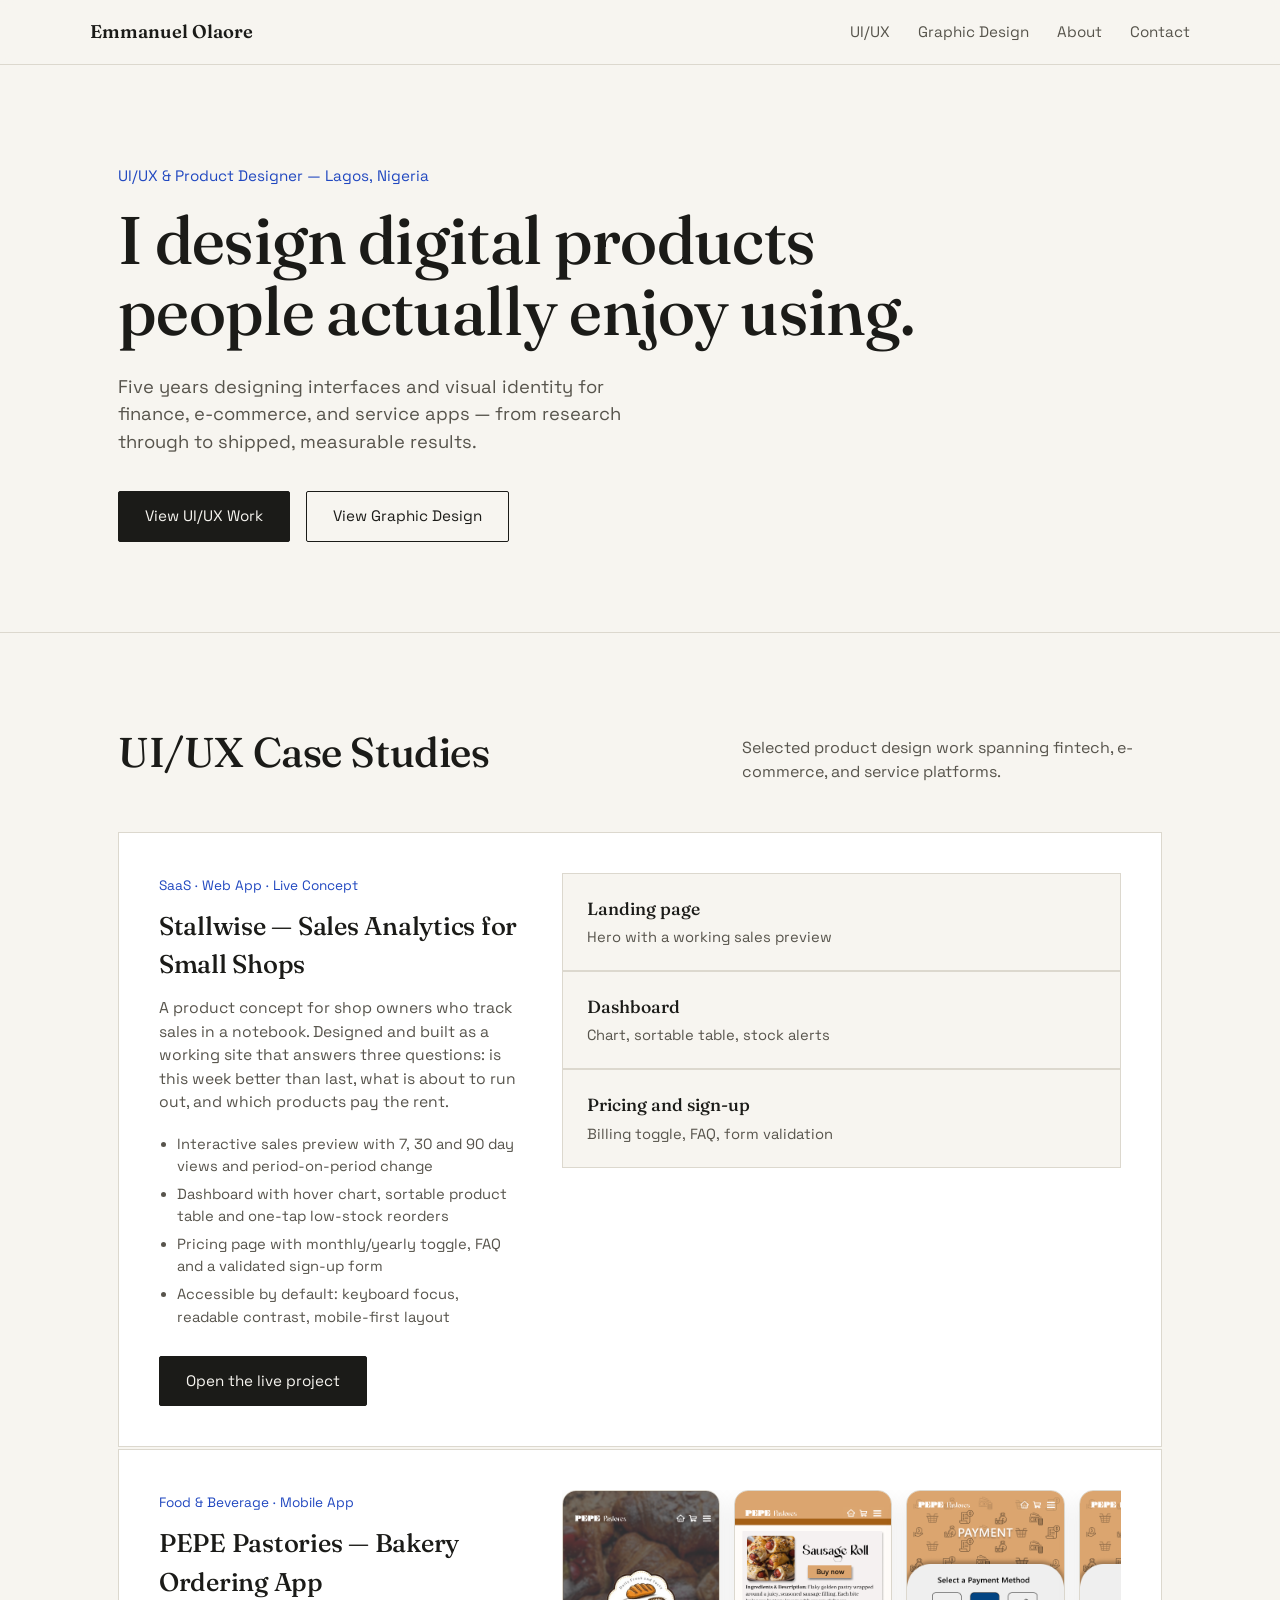
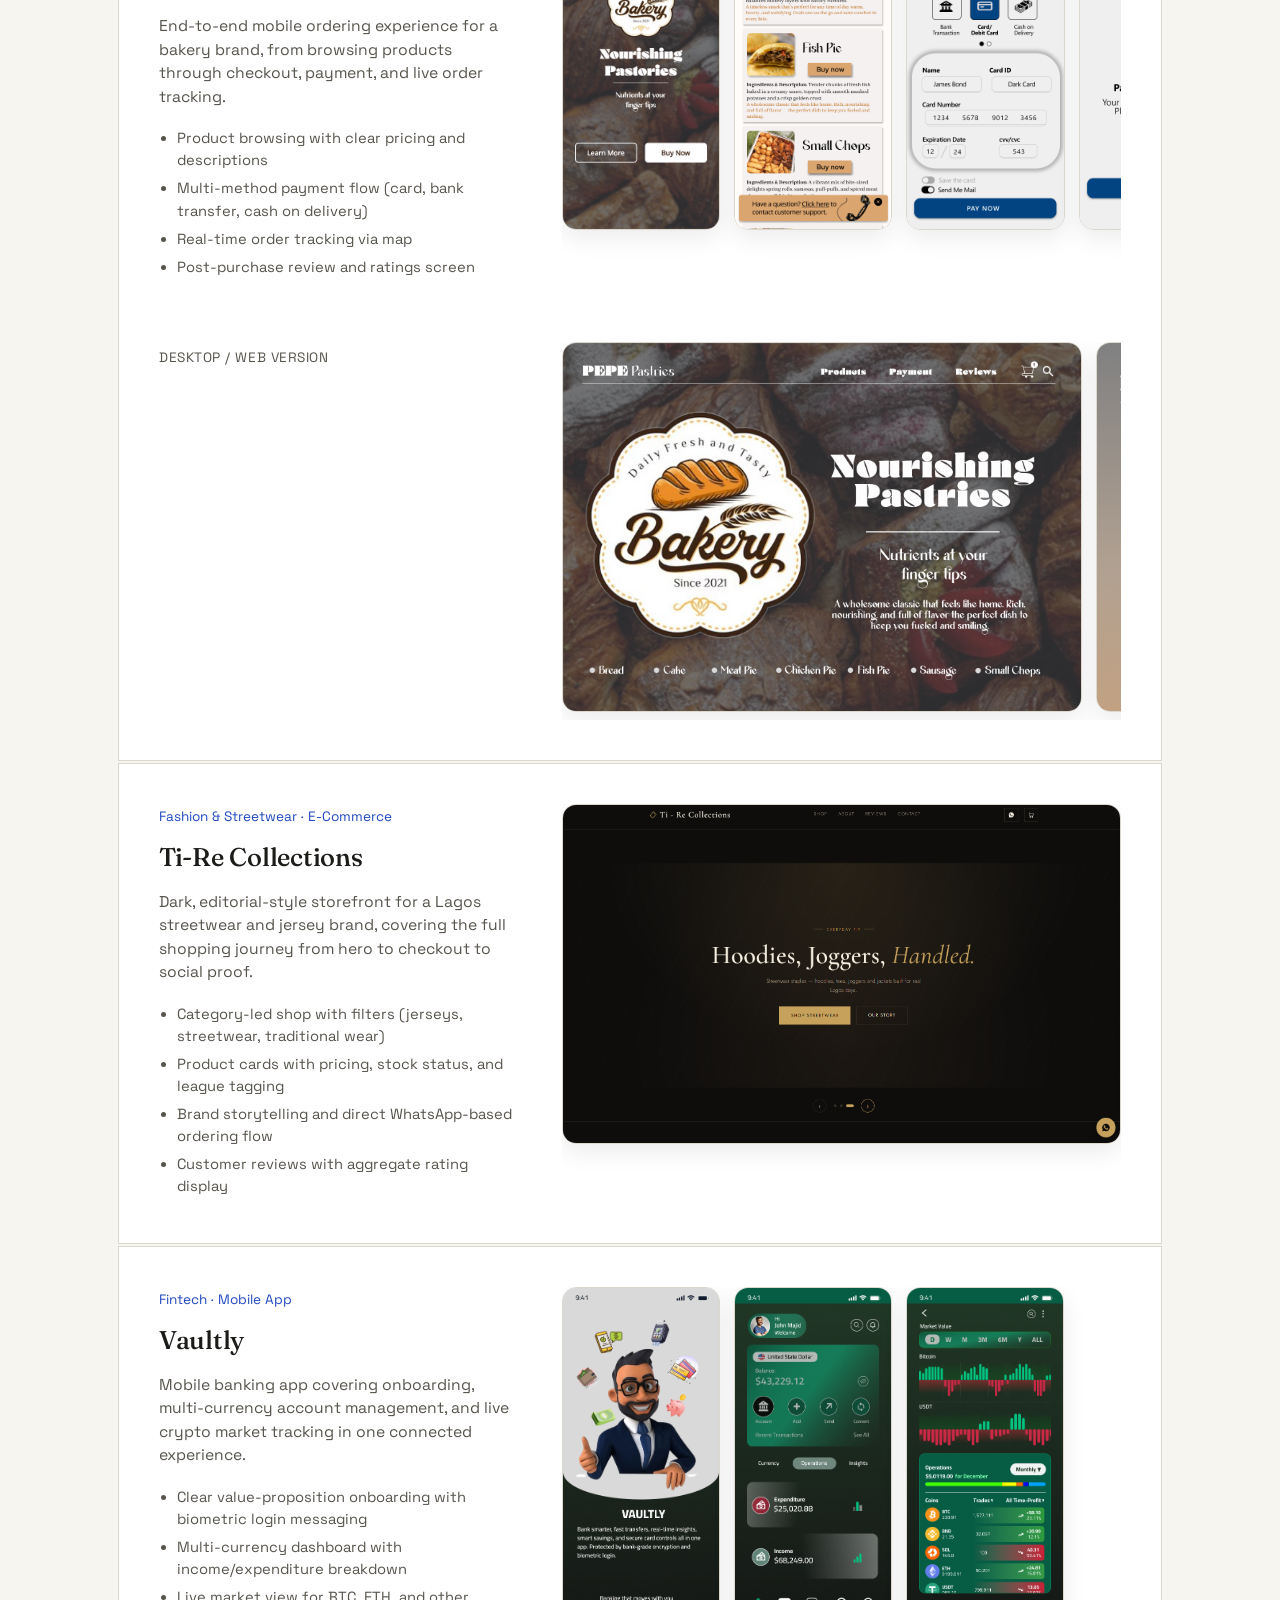
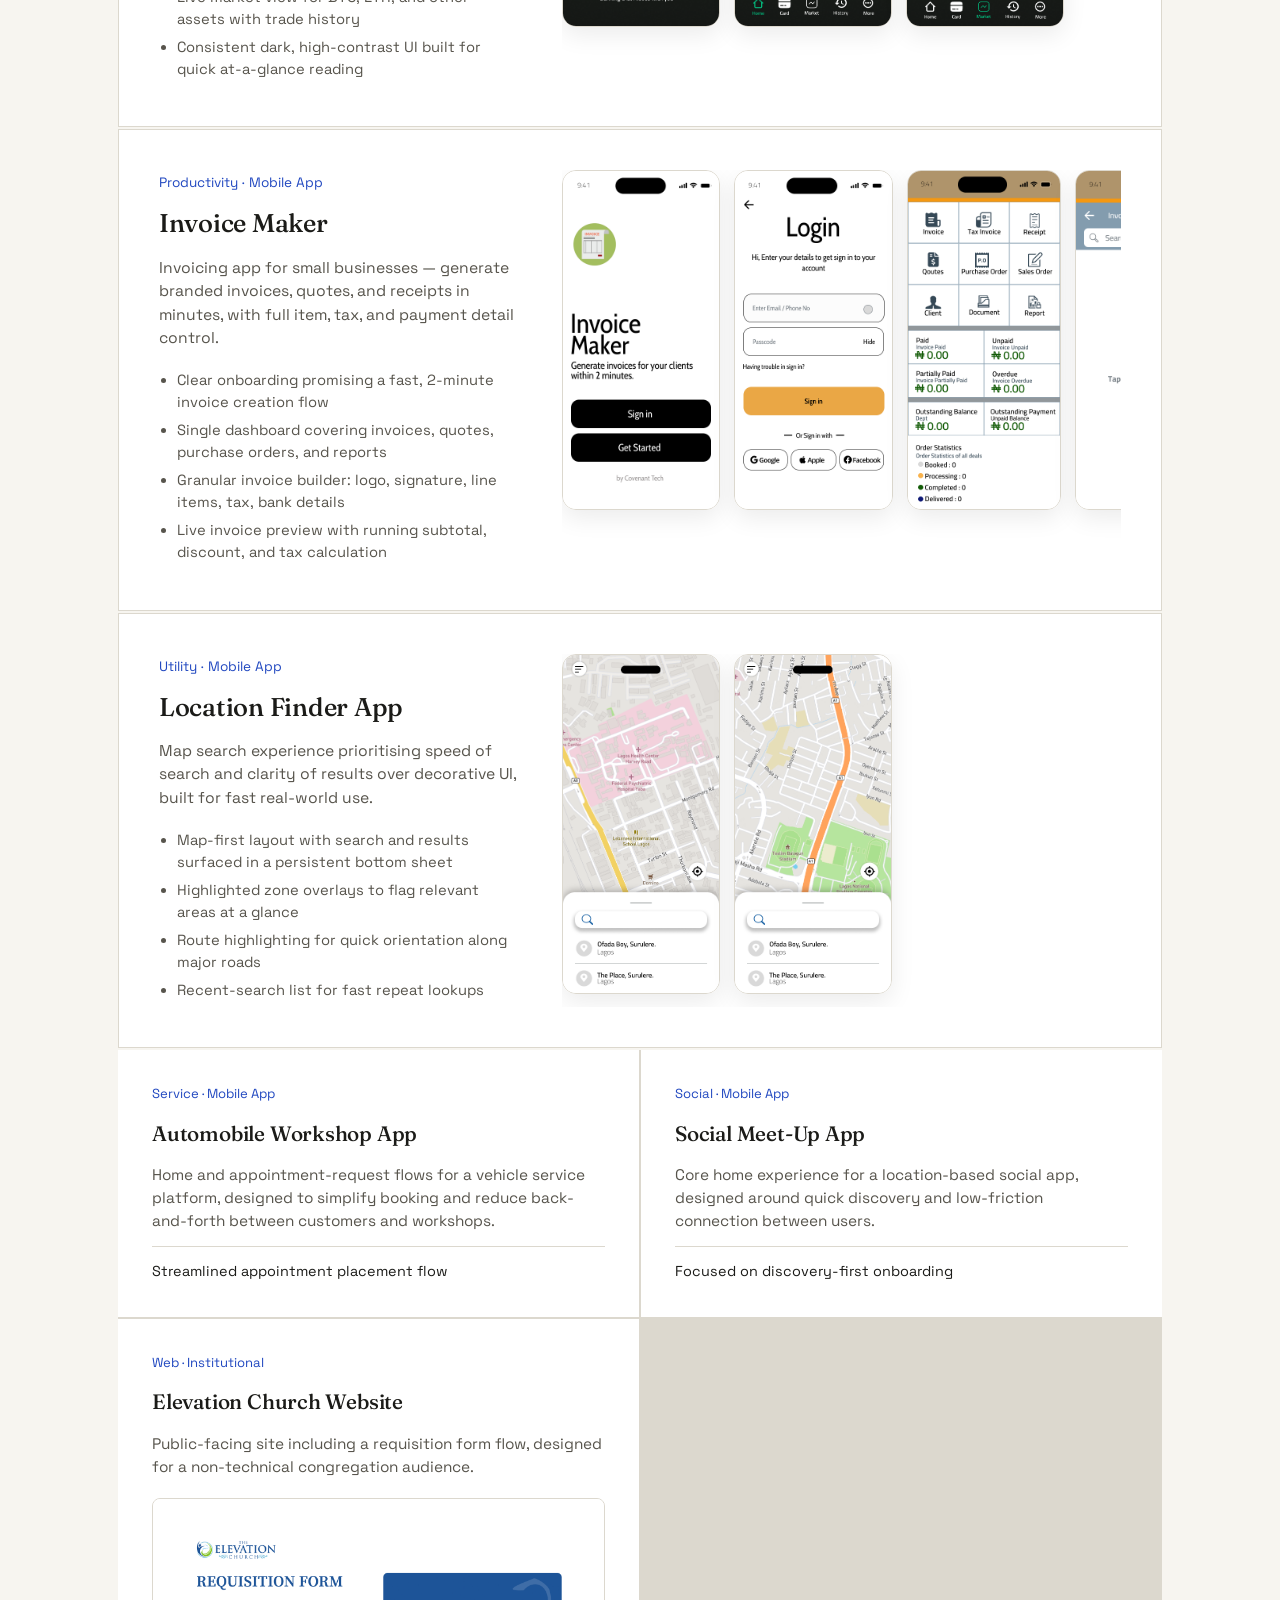
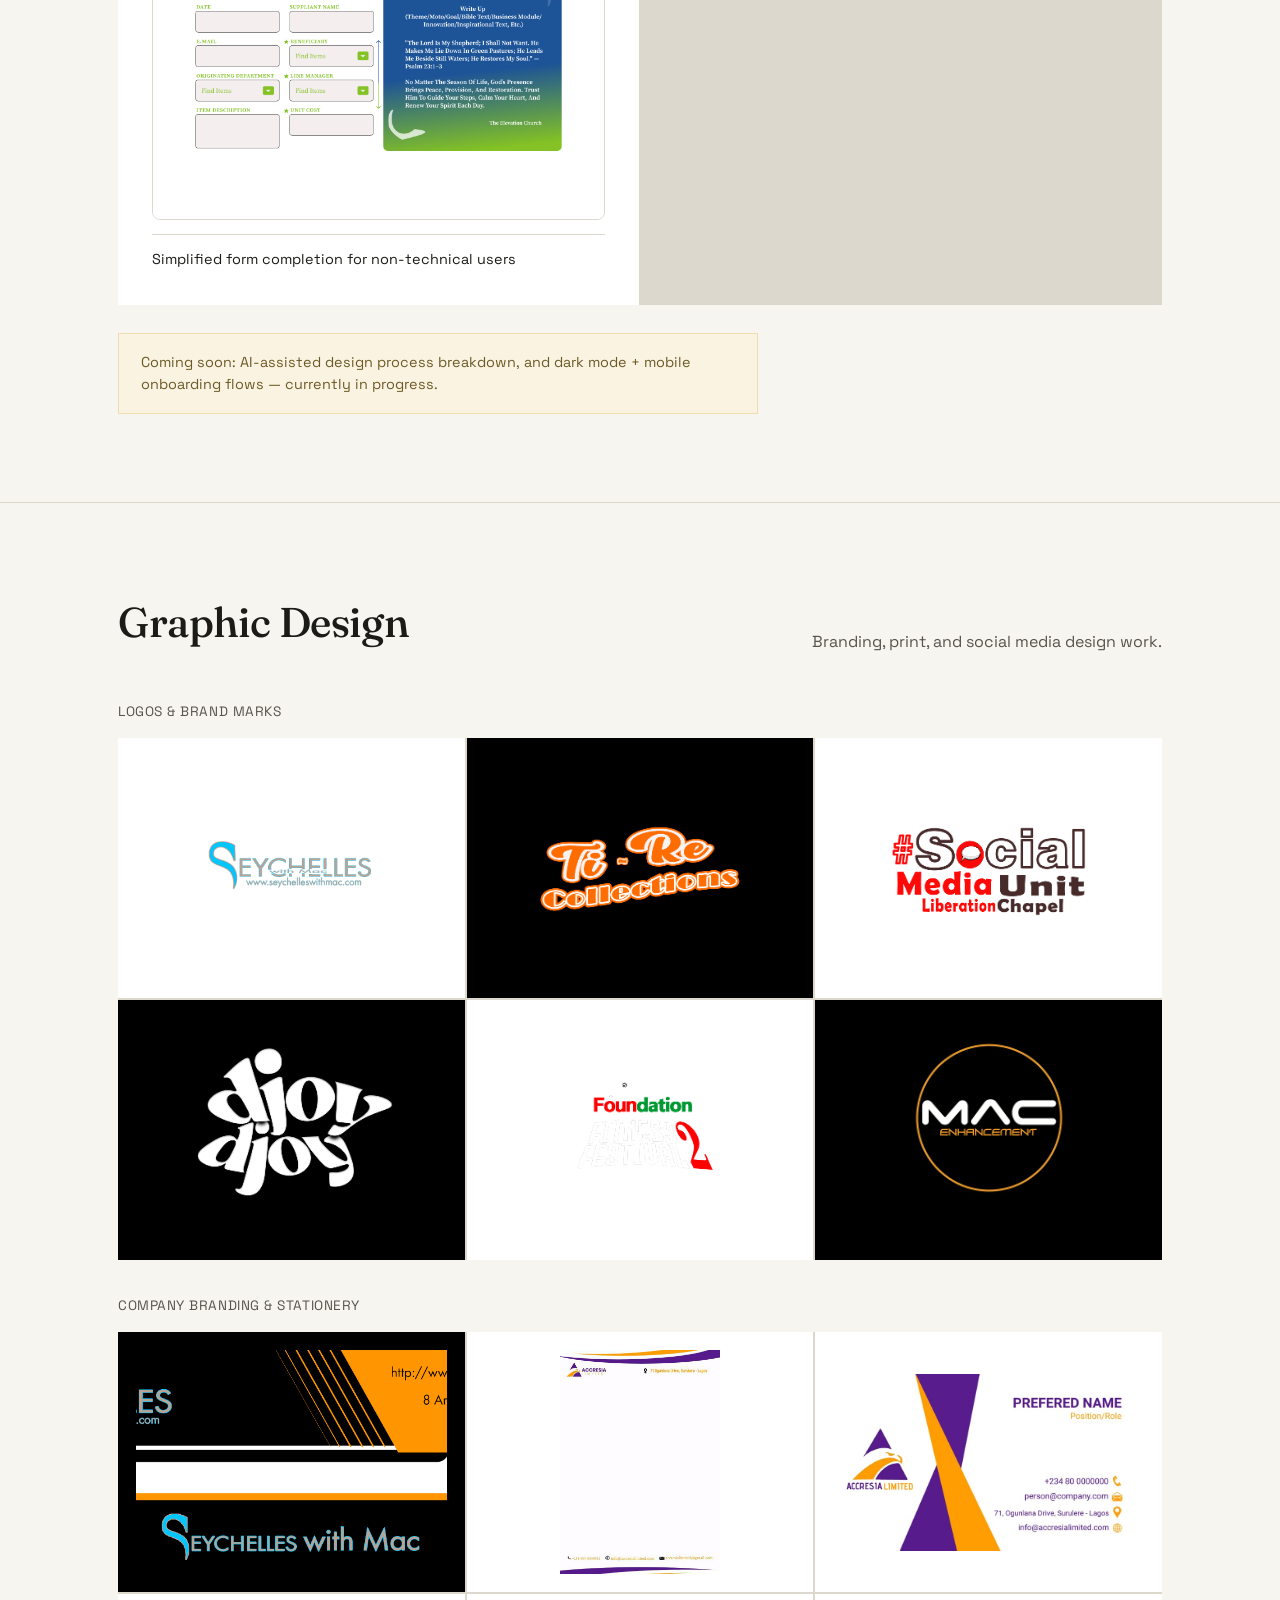
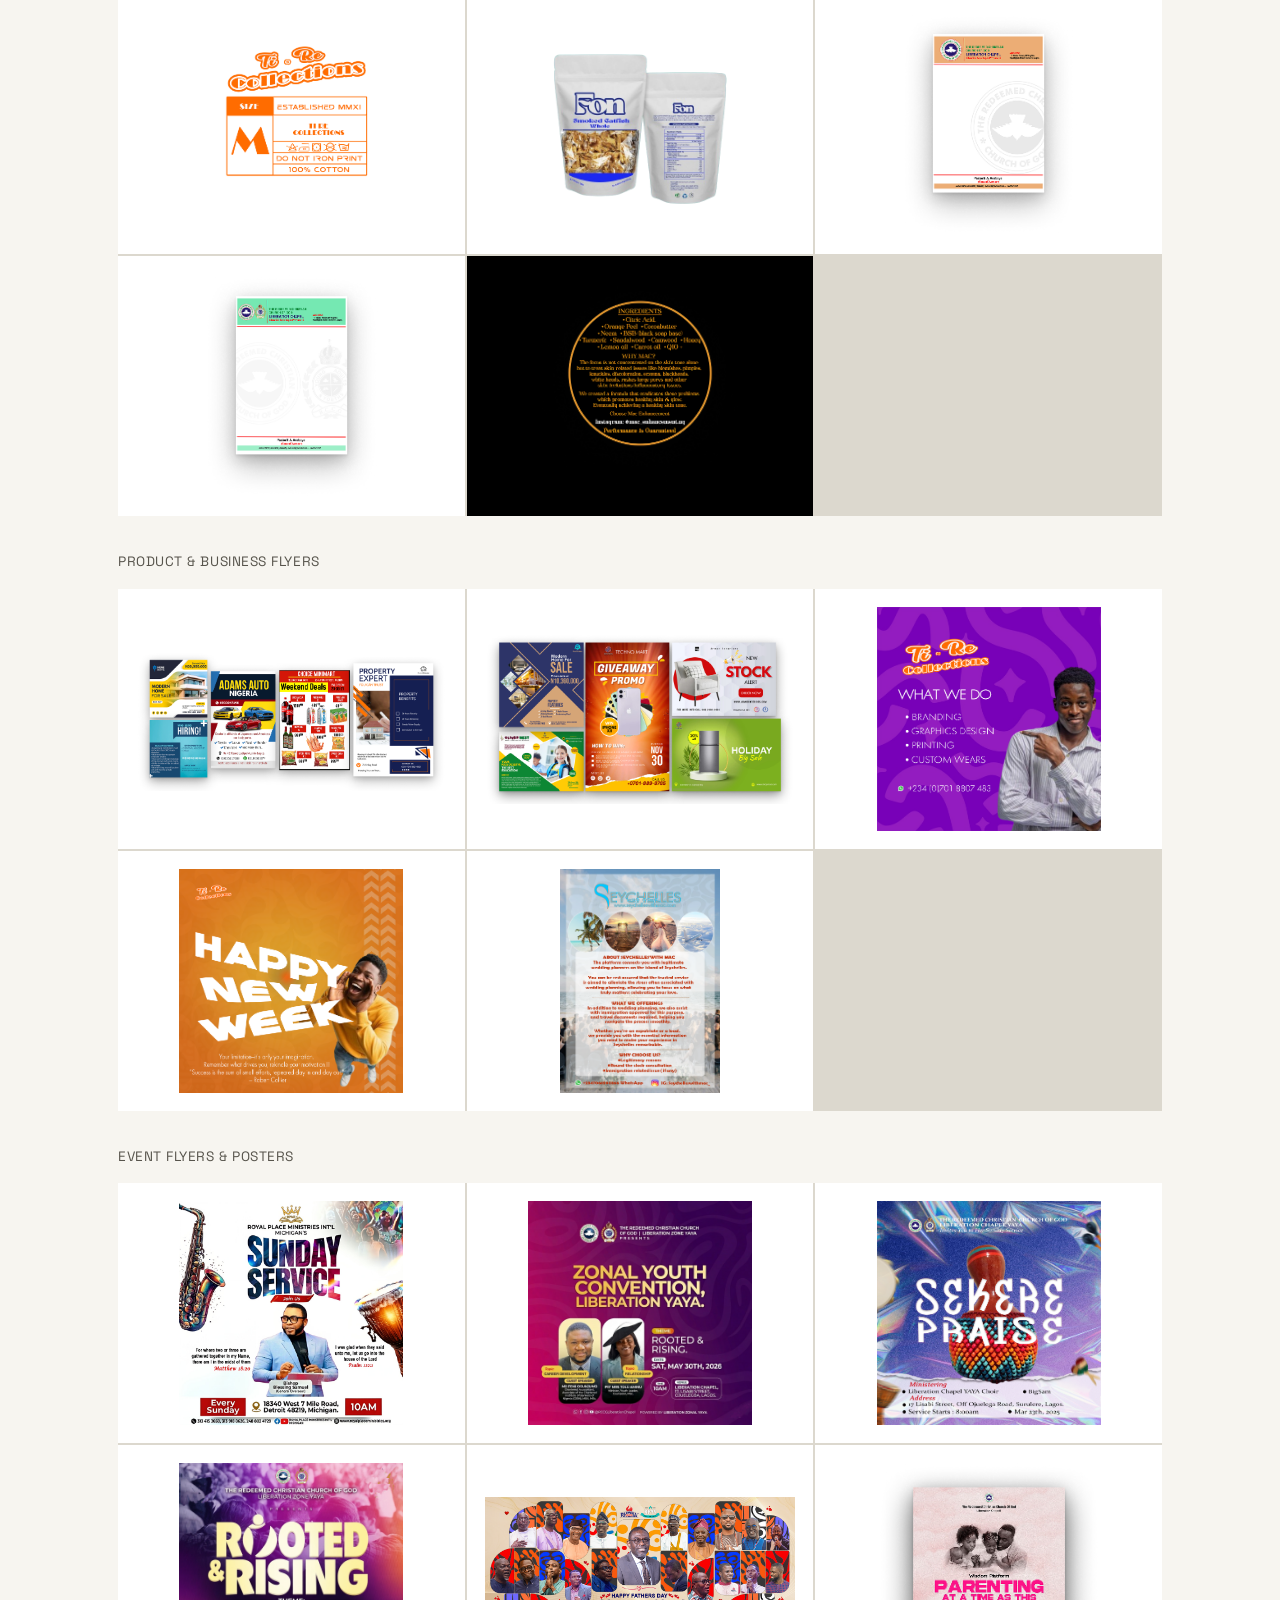
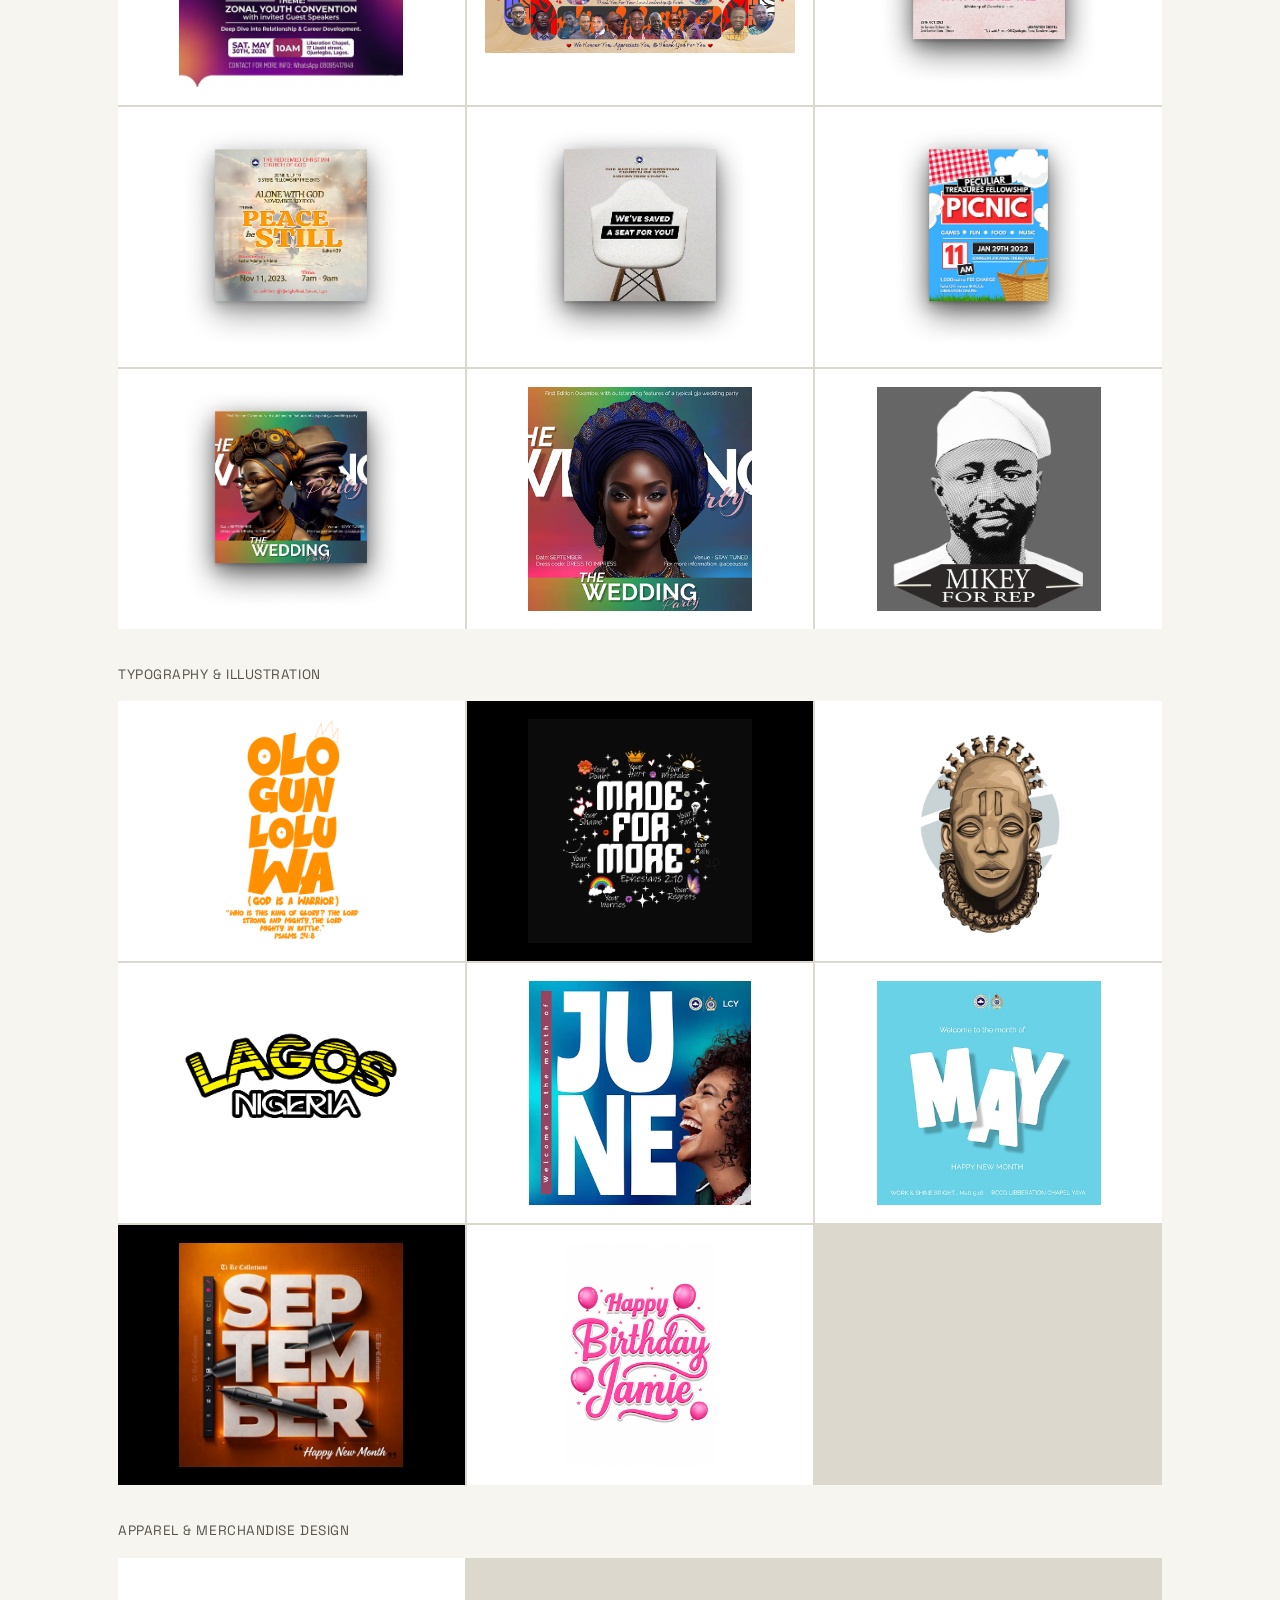
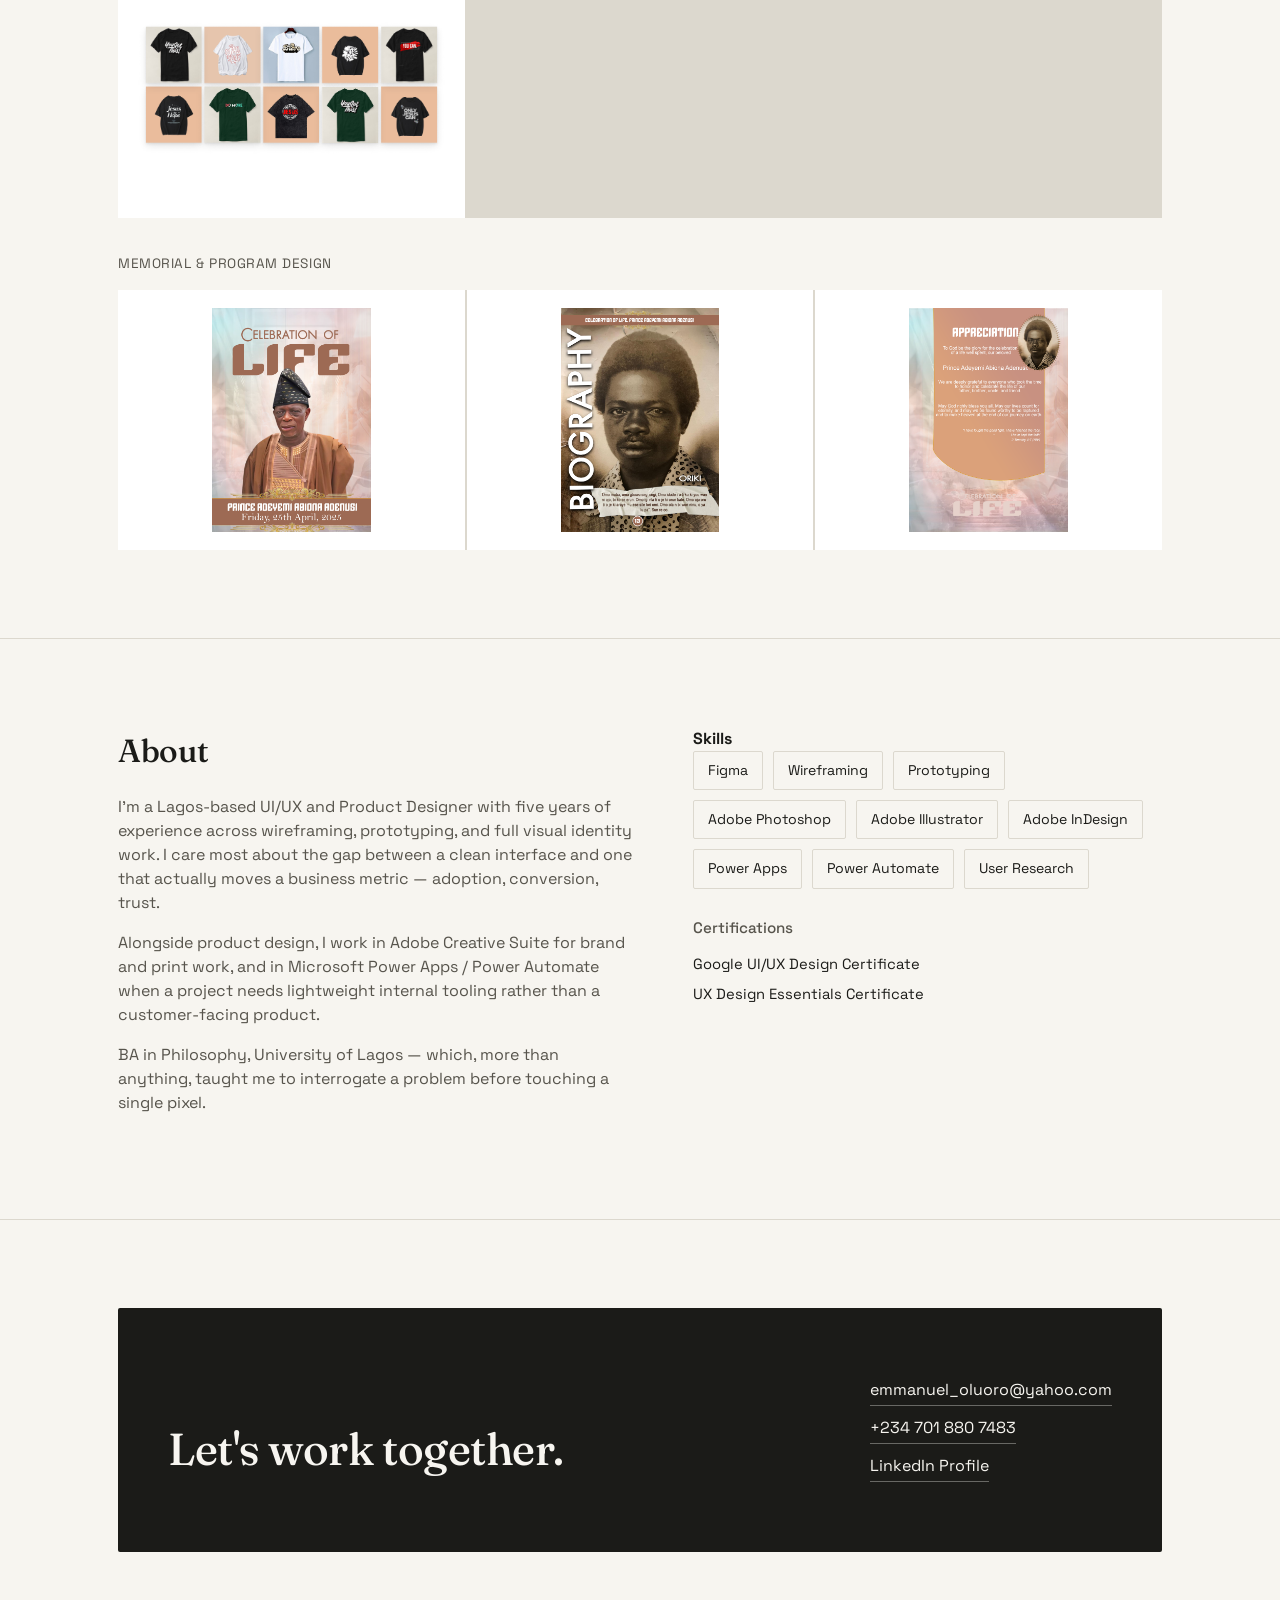
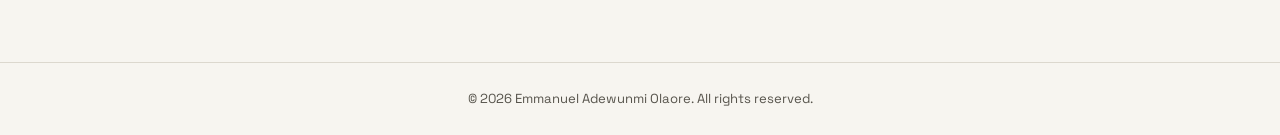
<file: index.html>
<!DOCTYPE html>
<html lang="en">
<head>
<meta charset="UTF-8">
<meta name="viewport" content="width=device-width, initial-scale=1.0">
<title>Emmanuel Olaore — UI/UX &amp; Graphic Designer</title>
<meta name="description" content="Portfolio of Emmanuel Adewunmi Olaore (Immanuel Ade) — UI/UX and Graphic Designer based in Lagos, Nigeria.">
<link rel="preconnect" href="https://fonts.googleapis.com">
<link href="https://fonts.googleapis.com/css2?family=Fraunces:opsz,wght@9..144,300;9..144,500;9..144,600&family=Space+Grotesk:wght@400;500;700&display=swap" rel="stylesheet">
<style>
  :root{
    --paper:#F7F5F0;
    --ink:#1B1B18;
    --ink-soft:#57544C;
    --line:#DCD8CE;
    --cobalt:#2148C0;
    --amber:#E8A93B;
    --panel:#FFFFFF;
  }
  *{box-sizing:border-box; margin:0; padding:0;}
  html{scroll-behavior:smooth;}
  body{
    background:var(--paper);
    color:var(--ink);
    font-family:'Space Grotesk', sans-serif;
    line-height:1.5;
    -webkit-font-smoothing:antialiased;
  }
  h1,h2,h3,.display{
    font-family:'Fraunces', serif;
    font-weight:500;
    letter-spacing:-0.01em;
  }
  a{color:inherit; text-decoration:none;}
  img{max-width:100%; display:block;}
  .wrap{max-width:1100px; margin:0 auto; padding:0 28px;}

  /* Header */
  header{
    position:sticky; top:0; z-index:50;
    background:rgba(247,245,240,0.9);
    backdrop-filter:blur(6px);
    border-bottom:1px solid var(--line);
  }
  .nav{
    display:flex; align-items:center; justify-content:space-between;
    padding:18px 0;
  }
  .nav .brand{font-family:'Fraunces', serif; font-weight:600; font-size:1.15rem;}
  .nav ul{display:flex; gap:28px; list-style:none;}
  .nav ul a{font-size:0.95rem; color:var(--ink-soft); transition:color .2s;}
  .nav ul a:hover{color:var(--cobalt);}
  .nav-toggle{display:none; background:none; border:0; font-size:1.4rem; cursor:pointer;}

  /* Hero */
  .hero{padding:100px 0 90px; border-bottom:1px solid var(--line);}
  .hero .kicker{color:var(--cobalt); font-size:0.95rem; margin-bottom:18px;}
  .hero h1{font-size:clamp(2.4rem, 5.5vw, 4.2rem); line-height:1.05; max-width:820px;}
  .hero p.lede{
    margin-top:26px; max-width:560px; font-size:1.15rem; color:var(--ink-soft);
  }
  .hero .actions{margin-top:36px; display:flex; gap:16px; flex-wrap:wrap;}
  .btn{
    display:inline-block; padding:13px 26px; border-radius:2px;
    font-size:0.95rem; border:1px solid var(--ink);
  }
  .btn.primary{background:var(--ink); color:var(--paper);}
  .btn.primary:hover{background:var(--cobalt); border-color:var(--cobalt);}
  .btn.ghost:hover{border-color:var(--cobalt); color:var(--cobalt);}

  /* Section shell */
  section{padding:88px 0; border-bottom:1px solid var(--line);}
  .section-head{
    display:flex; justify-content:space-between; align-items:flex-end;
    gap:24px; margin-bottom:48px; flex-wrap:wrap;
  }
  .section-head h2{font-size:clamp(1.8rem, 3.5vw, 2.6rem);}
  .section-head p{color:var(--ink-soft); max-width:420px;}

  /* Case study cards */
  .grid{display:grid; grid-template-columns:repeat(2, 1fr); gap:2px; background:var(--line);}
  .case{
    background:var(--panel); padding:34px; display:flex; flex-direction:column; gap:14px;
    transition:background .25s;
  }
  .case:hover{background:#FBFAF7;}
  .case .tag{font-size:0.82rem; color:var(--cobalt);}
  .case h3{font-size:1.3rem; font-weight:500;}
  .case p{color:var(--ink-soft); font-size:0.96rem;}
  .case .stat{
    margin-top:auto; padding-top:14px; border-top:1px solid var(--line);
    font-size:0.9rem; color:var(--ink);
  }
  .case .stat b{color:var(--amber);}

  /* Graphic design gallery */
  .gallery{display:grid; grid-template-columns:repeat(3, 1fr); gap:2px; background:var(--line);}
  .tile{
    background:var(--panel); aspect-ratio:4/3; display:flex; align-items:center; justify-content:center;
    flex-direction:column; gap:8px; padding:20px; text-align:center;
  }
  .tile .glyph{
    width:44px; height:44px; border-radius:50%; border:1.5px solid var(--ink);
    display:flex; align-items:center; justify-content:center; font-family:'Fraunces', serif;
  }
  .tile span{font-size:0.9rem; color:var(--ink-soft);}
  .tile strong{font-size:1rem; font-weight:500;}
  .tile.img-tile{padding:0; position:relative; overflow:hidden;}
  .tile.img-tile img{
    width:100%; height:100%; object-fit:contain; background:#fff; padding:18px;
  }
  .tile.img-tile.dark img{background:#000;}
  .tile.img-tile .caption{
    position:absolute; bottom:0; left:0; right:0; padding:10px 14px;
    background:rgba(27,27,24,0.82); color:#F7F5F0; font-size:0.82rem;
    opacity:0; transition:opacity .2s;
  }
  .tile.img-tile:hover .caption{opacity:1;}
  .gallery-subhead{
    font-size:0.85rem; text-transform:uppercase; letter-spacing:0.04em;
    color:var(--ink-soft); margin:36px 0 16px;
  }
  .gallery-subhead:first-of-type{margin-top:0;}
  .note{
    margin-top:28px; padding:18px 22px; background:#FBF3E1; border:1px solid #EFDDAF;
    font-size:0.9rem; color:#6B5A28; max-width:640px;
  }

  /* Featured case study with screens */
  .featured{
    background:var(--panel); border:1px solid var(--line); margin-bottom:2px;
    padding:40px; display:grid; grid-template-columns:0.9fr 1.4fr; gap:44px;
  }
  .featured .info .tag{color:var(--cobalt); font-size:0.85rem;}
  .featured .info h3{font-size:1.6rem; margin-top:10px;}
  .featured .info p{color:var(--ink-soft); margin-top:14px; font-size:0.98rem;}
  .featured .info ul{margin-top:18px; padding-left:18px; color:var(--ink-soft); font-size:0.92rem;}
  .featured .info ul li{margin-bottom:6px;}
  .screens{
    display:flex; gap:14px; overflow-x:auto; padding-bottom:8px;
    scrollbar-width:thin;
  }
  .screens img{
    height:340px; width:auto; border-radius:14px; border:1px solid var(--line);
    flex:0 0 auto; box-shadow:0 8px 24px rgba(0,0,0,0.08);
  }
  @media (max-width:760px){
    .featured{grid-template-columns:1fr; padding:26px;}
    .screens img{height:260px;}
  }

  /* Live project panel */
  .live{display:flex; flex-direction:column; gap:2px; background:var(--line); border:1px solid var(--line); align-self:start;}
  .live-link{background:var(--paper); padding:22px 24px; display:flex; flex-direction:column; gap:4px; transition:background .2s;}
  .live-link:hover{background:#FBFAF7;}
  .live-link b{font-family:'Fraunces', serif; font-weight:500; font-size:1.1rem;}
  .live-link span{color:var(--ink-soft); font-size:0.92rem;}
  .live-link:hover b{color:var(--cobalt);}
  .featured .info .btn{margin-top:22px; color:var(--paper);}

  /* About */
  .about-grid{display:grid; grid-template-columns:1.1fr 1fr; gap:60px; align-items:start;}
  .about-grid p{color:var(--ink-soft); margin-bottom:16px; max-width:520px;}
  .skills{list-style:none; display:flex; flex-wrap:wrap; gap:10px;}
  .skills li{
    border:1px solid var(--line); padding:8px 14px; font-size:0.88rem; border-radius:2px;
  }
  .cert{margin-top:28px;}
  .cert h4{font-size:0.95rem; margin-bottom:10px; color:var(--ink-soft); font-weight:500; font-family:'Space Grotesk',sans-serif;}
  .cert ul{list-style:none; font-size:0.92rem;}
  .cert li{padding:4px 0;}

  /* Contact */
  .contact{padding-bottom:110px;}
  .contact-inner{
    background:var(--ink); color:var(--paper); padding:70px 50px; border-radius:2px;
    display:flex; justify-content:space-between; align-items:flex-end; flex-wrap:wrap; gap:30px;
  }
  .contact-inner h2{font-size:clamp(1.9rem,4vw,2.8rem); color:var(--paper); max-width:480px;}
  .contact-links{display:flex; flex-direction:column; gap:10px; font-size:1rem;}
  .contact-links a{border-bottom:1px solid rgba(247,245,240,0.35); padding-bottom:3px; width:fit-content;}
  .contact-links a:hover{border-color:var(--amber); color:var(--amber);}

  footer{padding:26px 0; text-align:center; font-size:0.82rem; color:var(--ink-soft);}

  @media (max-width:760px){
    .nav ul{
      position:fixed; top:64px; left:0; right:0; background:var(--paper);
      flex-direction:column; padding:20px 28px; border-bottom:1px solid var(--line);
      display:none;
    }
    .nav ul.open{display:flex;}
    .nav-toggle{display:block;}
    .grid, .gallery{grid-template-columns:1fr;}
    .about-grid{grid-template-columns:1fr;}
    .contact-inner{flex-direction:column; align-items:flex-start; padding:44px 26px;}
  }
</style>
</head>
<body>

<header>
  <div class="wrap nav">
    <a class="brand" href="#top">Emmanuel Olaore</a>
    <button class="nav-toggle" id="navToggle" aria-label="Toggle menu">☰</button>
    <ul id="navMenu">
      <li><a href="#work">UI/UX</a></li>
      <li><a href="#graphic">Graphic Design</a></li>
      <li><a href="#about">About</a></li>
      <li><a href="#contact">Contact</a></li>
    </ul>
  </div>
</header>

<section class="hero" id="top">
  <div class="wrap">
    <p class="kicker">UI/UX &amp; Product Designer — Lagos, Nigeria</p>
    <h1>I design digital products people actually enjoy using.</h1>
    <p class="lede">Five years designing interfaces and visual identity for finance, e-commerce, and service apps — from research through to shipped, measurable results.</p>
    <div class="actions">
      <a class="btn primary" href="#work">View UI/UX Work</a>
      <a class="btn ghost" href="#graphic">View Graphic Design</a>
    </div>
  </div>
</section>

<section id="work">
  <div class="wrap">
    <div class="section-head">
      <h2>UI/UX Case Studies</h2>
      <p>Selected product design work spanning fintech, e-commerce, and service platforms.</p>
    </div>
    <div class="featured">
      <div class="info">
        <span class="tag">SaaS · Web App · Live Concept</span>
        <h3>Stallwise — Sales Analytics for Small Shops</h3>
        <p>A product concept for shop owners who track sales in a notebook. Designed and built as a working site that answers three questions: is this week better than last, what is about to run out, and which products pay the rent.</p>
        <ul>
          <li>Interactive sales preview with 7, 30 and 90 day views and period-on-period change</li>
          <li>Dashboard with hover chart, sortable product table and one-tap low-stock reorders</li>
          <li>Pricing page with monthly/yearly toggle, FAQ and a validated sign-up form</li>
          <li>Accessible by default: keyboard focus, readable contrast, mobile-first layout</li>
        </ul>
        <a class="btn primary" href="stallwise/index.html">Open the live project</a>
      </div>
      <div class="live">
        <a class="live-link" href="stallwise/index.html"><b>Landing page</b><span>Hero with a working sales preview</span></a>
        <a class="live-link" href="stallwise/dashboard.html"><b>Dashboard</b><span>Chart, sortable table, stock alerts</span></a>
        <a class="live-link" href="stallwise/pricing.html"><b>Pricing and sign-up</b><span>Billing toggle, FAQ, form validation</span></a>
      </div>
    </div>

    <div class="featured">
      <div class="info">
        <span class="tag">Food &amp; Beverage · Mobile App</span>
        <h3>PEPE Pastories — Bakery Ordering App</h3>
        <p>End-to-end mobile ordering experience for a bakery brand, from browsing products through checkout, payment, and live order tracking.</p>
        <ul>
          <li>Product browsing with clear pricing and descriptions</li>
          <li>Multi-method payment flow (card, bank transfer, cash on delivery)</li>
          <li>Real-time order tracking via map</li>
          <li>Post-purchase review and ratings screen</li>
        </ul>
      </div>
      <div class="screens">
        <img src="images/pastries-01-home.png" alt="PEPE Pastories home screen">
        <img src="images/pastries-03-product.png" alt="Product details screen">
        <img src="images/pastries-04-payment-method.png" alt="Payment method selection screen">
        <img src="images/pastries-05-payment-success.png" alt="Payment success confirmation screen">
        <img src="images/pastries-06-order-tracking.png" alt="Live order tracking map screen">
        <img src="images/pastries-07-reviews.png" alt="Customer reviews screen">
      </div>
      <p style="margin-top:20px; font-size:0.85rem; color:var(--ink-soft); text-transform:uppercase; letter-spacing:0.04em;">Desktop / Web Version</p>
      <div class="screens" style="margin-top:14px;">
        <img src="images/pastries-web-01-home.png" alt="PEPE Pastries desktop home page" style="height:auto; width:520px;">
        <img src="images/pastries-web-02-product.png" alt="PEPE Pastries desktop product page" style="height:auto; width:520px;">
        <img src="images/pastries-web-03-payment.png" alt="PEPE Pastries desktop payment page" style="height:auto; width:340px;">
      </div>
    </div>

    <div class="featured">
      <div class="info">
        <span class="tag">Fashion &amp; Streetwear · E-Commerce</span>
        <h3>Ti-Re Collections</h3>
        <p>Dark, editorial-style storefront for a Lagos streetwear and jersey brand, covering the full shopping journey from hero to checkout to social proof.</p>
        <ul>
          <li>Category-led shop with filters (jerseys, streetwear, traditional wear)</li>
          <li>Product cards with pricing, stock status, and league tagging</li>
          <li>Brand storytelling and direct WhatsApp-based ordering flow</li>
          <li>Customer reviews with aggregate rating display</li>
        </ul>
      </div>
      <div class="screens">
        <img src="images/tire-01-hero.png" alt="Ti-Re Collections hero section">
        <img src="images/tire-02-featured-jerseys.png" alt="Ti-Re Collections featured jerseys section">
        <img src="images/tire-03-shop-collection.png" alt="Ti-Re Collections shop the collection grid">
        <img src="images/tire-04-about-contact.png" alt="Ti-Re Collections about and contact section">
        <img src="images/tire-05-reviews.png" alt="Ti-Re Collections customer reviews section">
      </div>
    </div>

    <div class="featured">
      <div class="info">
        <span class="tag">Fintech · Mobile App</span>
        <h3>Vaultly</h3>
        <p>Mobile banking app covering onboarding, multi-currency account management, and live crypto market tracking in one connected experience.</p>
        <ul>
          <li>Clear value-proposition onboarding with biometric login messaging</li>
          <li>Multi-currency dashboard with income/expenditure breakdown</li>
          <li>Live market view for BTC, ETH, and other assets with trade history</li>
          <li>Consistent dark, high-contrast UI built for quick at-a-glance reading</li>
        </ul>
      </div>
      <div class="screens">
        <img src="images/vaultly-01-onboarding.png" alt="Vaultly onboarding screen">
        <img src="images/vaultly-02-dashboard.png" alt="Vaultly account dashboard screen">
        <img src="images/vaultly-03-market.png" alt="Vaultly crypto market tracking screen">
      </div>
    </div>

    <div class="featured">
      <div class="info">
        <span class="tag">Productivity · Mobile App</span>
        <h3>Invoice Maker</h3>
        <p>Invoicing app for small businesses — generate branded invoices, quotes, and receipts in minutes, with full item, tax, and payment detail control.</p>
        <ul>
          <li>Clear onboarding promising a fast, 2-minute invoice creation flow</li>
          <li>Single dashboard covering invoices, quotes, purchase orders, and reports</li>
          <li>Granular invoice builder: logo, signature, line items, tax, bank details</li>
          <li>Live invoice preview with running subtotal, discount, and tax calculation</li>
        </ul>
      </div>
      <div class="screens">
        <img src="images/invoicemaker-01-landing.png" alt="Invoice Maker landing screen">
        <img src="images/invoicemaker-02-login.png" alt="Invoice Maker login screen">
        <img src="images/invoicemaker-03-dashboard.png" alt="Invoice Maker dashboard screen">
        <img src="images/invoicemaker-06-invoice-empty.png" alt="Invoice Maker empty invoice list screen">
        <img src="images/invoicemaker-05-add-item.png" alt="Invoice Maker add and edit item screen">
        <img src="images/invoicemaker-04-invoice-detail.png" alt="Invoice Maker completed invoice detail screen">
      </div>
    </div>
    <div class="featured">
      <div class="info">
        <span class="tag">Utility · Mobile App</span>
        <h3>Location Finder App</h3>
        <p>Map search experience prioritising speed of search and clarity of results over decorative UI, built for fast real-world use.</p>
        <ul>
          <li>Map-first layout with search and results surfaced in a persistent bottom sheet</li>
          <li>Highlighted zone overlays to flag relevant areas at a glance</li>
          <li>Route highlighting for quick orientation along major roads</li>
          <li>Recent-search list for fast repeat lookups</li>
        </ul>
      </div>
      <div class="screens">
        <img src="images/locationfinder-01-area-highlight.png" alt="Location Finder App map screen with highlighted area zone">
        <img src="images/locationfinder-02-route-highlight.png" alt="Location Finder App map screen with highlighted route">
      </div>
    </div>

    <div class="grid">
      <div class="case">
        <span class="tag">Service · Mobile App</span>
        <h3>Automobile Workshop App</h3>
        <p>Home and appointment-request flows for a vehicle service platform, designed to simplify booking and reduce back-and-forth between customers and workshops.</p>
        <div class="stat">Streamlined appointment placement flow</div>
      </div>
      <div class="case">
        <span class="tag">Social · Mobile App</span>
        <h3>Social Meet-Up App</h3>
        <p>Core home experience for a location-based social app, designed around quick discovery and low-friction connection between users.</p>
        <div class="stat">Focused on discovery-first onboarding</div>
      </div>
      <div class="case">
        <span class="tag">Web · Institutional</span>
        <h3>Elevation Church Website</h3>
        <p>Public-facing site including a requisition form flow, designed for a non-technical congregation audience.</p>
        <img src="images/elevation-church-requisition-form.png" alt="Elevation Church requisition form screen" style="border-radius:8px; border:1px solid var(--line); margin-top:6px;">
        <div class="stat">Simplified form completion for non-technical users</div>
      </div>
    </div>
    <div class="note">Coming soon: AI-assisted design process breakdown, and dark mode + mobile onboarding flows — currently in progress.</div>
  </div>
</section>

<section id="graphic">
  <div class="wrap">
    <div class="section-head">
      <h2>Graphic Design</h2>
      <p>Branding, print, and social media design work.</p>
    </div>

    <p class="gallery-subhead">Logos &amp; Brand Marks</p>
    <div class="gallery">
      <div class="tile img-tile">
        <img src="images/gd-01-seychelles-logo.png" alt="Seychelles with Mac logo design">
        <div class="caption">Seychelles with Mac — Logo</div>
      </div>
      <div class="tile img-tile dark">
        <img src="images/gd-03-tire-logo.png" alt="Ti-Re Collections logo design">
        <div class="caption">Ti-Re Collections — Logo</div>
      </div>
      <div class="tile img-tile">
        <img src="images/gd-05-social-media-unit-logo.png" alt="Social Media Unit Liberation Chapel logo design">
        <div class="caption">Liberation Chapel — Social Media Unit Logo</div>
      </div>
      <div class="tile img-tile dark">
        <img src="images/gd-07-djoy-logo.png" alt="Djoy brand logo design">
        <div class="caption">Djoy — Brand Logo</div>
      </div>
      <div class="tile img-tile">
        <img src="images/gd-06-foundation-fitness-logo.png" alt="Foundation Fitness Festival event logo design">
        <div class="caption">Foundation Fitness Festival — Event Logo</div>
      </div>
      <div class="tile img-tile dark">
        <img src="images/gd-42-mac-enhancement-logo.png" alt="Mac Enhancement skincare brand logo design">
        <div class="caption">Mac Enhancement — Brand Logo</div>
      </div>
    </div>

    <p class="gallery-subhead">Company Branding &amp; Stationery</p>
    <div class="gallery">
      <div class="tile img-tile dark">
        <img src="images/gd-02-seychelles-letterhead.png" alt="Seychelles with Mac letterhead design" style="object-fit:cover;">
        <div class="caption">Seychelles with Mac — Letterhead</div>
      </div>
      <div class="tile img-tile">
        <img src="images/gd-09-accresia-letterhead.jpg" alt="Accresia Limited letterhead design">
        <div class="caption">Accresia Limited — Letterhead</div>
      </div>
      <div class="tile img-tile">
        <img src="images/gd-10-accresia-business-card.jpg" alt="Accresia Limited business card design">
        <div class="caption">Accresia Limited — Business Card</div>
      </div>
      <div class="tile img-tile">
        <img src="images/gd-04-tire-clothing-tag.png" alt="Ti-Re Collections clothing tag design">
        <div class="caption">Ti-Re Collections — Clothing Tag</div>
      </div>
      <div class="tile img-tile">
        <img src="images/gd-08-fon-packaging.png" alt="Fon smoked catfish packaging design">
        <div class="caption">Fon — Smoked Catfish Packaging</div>
      </div>
      <div class="tile img-tile" style="background:#f2a35c;">
        <img src="images/gd-40-rccg-letterhead-orange.png" alt="RCCG Liberation Chapel letterhead design orange variant">
        <div class="caption">RCCG Liberation Chapel — Letterhead</div>
      </div>
      <div class="tile img-tile" style="background:#7fd8b0;">
        <img src="images/gd-41-rccg-letterhead-green.png" alt="RCCG Liberation Chapel letterhead design green variant">
        <div class="caption">RCCG Liberation Chapel Yaya — Letterhead</div>
      </div>
      <div class="tile img-tile dark">
        <img src="images/gd-43-mac-enhancement-label.png" alt="Mac Enhancement skincare product label design">
        <div class="caption">Mac Enhancement — Product Label</div>
      </div>
    </div>

    <p class="gallery-subhead">Product &amp; Business Flyers</p>
    <div class="gallery">
      <div class="tile img-tile">
        <img src="images/gd-38-ad-collage-realestate-auto.png" alt="Real estate, auto dealer, minimart and property ad designs" style="object-fit:contain;">
        <div class="caption">Print Ad Collection — Real Estate, Auto &amp; Retail</div>
      </div>
      <div class="tile img-tile">
        <img src="images/gd-39-ad-collage-retail-promo.png" alt="Retail promo, giveaway, furniture and appliance ad designs" style="object-fit:contain;">
        <div class="caption">Print Ad Collection — Promo, School &amp; Retail</div>
      </div>
      <div class="tile img-tile" style="background:#3d0f5c;">
        <img src="images/gd-27-tire-what-we-do-ad.png" alt="Ti-Re Collections what we do service ad">
        <div class="caption">Ti-Re Collections — Services Ad</div>
      </div>
      <div class="tile img-tile" style="background:#c9720f;">
        <img src="images/gd-28-tire-new-week-ad.png" alt="Ti-Re Collections motivational new week social post">
        <div class="caption">Ti-Re Collections — Motivational Post</div>
      </div>
      <div class="tile img-tile">
        <img src="images/gd-25-seychelles-wedding-flyer.png" alt="Seychelles with Mac wedding planning service flyer">
        <div class="caption">Seychelles with Mac — Service Flyer</div>
      </div>
    </div>

    <p class="gallery-subhead">Event Flyers &amp; Posters</p>
    <div class="gallery">
      <div class="tile img-tile">
        <img src="images/gd-11-royal-place-flyer.png" alt="Royal Place Ministries Sunday Service flyer design">
        <div class="caption">Royal Place Ministries — Sunday Service Flyer</div>
      </div>
      <div class="tile img-tile">
        <img src="images/gd-12-rccg-convention-flyer.png" alt="RCCG Zonal Youth Convention flyer design">
        <div class="caption">RCCG Liberation Yaya — Convention Flyer</div>
      </div>
      <div class="tile img-tile">
        <img src="images/gd-13-sekere-praise-flyer.png" alt="Sekere Praise church service flyer design">
        <div class="caption">Liberation Chapel — Sekere Praise Flyer</div>
      </div>
      <div class="tile img-tile">
        <img src="images/gd-26-rccg-rooted-rising-flyer.png" alt="RCCG Rooted and Rising convention flyer design">
        <div class="caption">RCCG Liberation Zone Yaya — Convention Flyer</div>
      </div>
      <div class="tile img-tile">
        <img src="images/gd-16-fathers-day-banner.png" alt="Rhema Chapel Father's Day appreciation banner design">
        <div class="caption">Rhema Chapel — Father's Day Banner</div>
      </div>
      <div class="tile img-tile">
        <img src="images/gd-33-parenting-flyer.png" alt="Parenting At A Time As This church flyer design">
        <div class="caption">Wisdom Platform — Parenting Flyer</div>
      </div>
      <div class="tile img-tile">
        <img src="images/gd-34-peace-be-still-flyer.png" alt="Peace Be Still church service flyer design">
        <div class="caption">Alone With God — Peace Be Still Flyer</div>
      </div>
      <div class="tile img-tile">
        <img src="images/gd-35-saved-a-seat-flyer.png" alt="We've saved a seat for you church flyer design">
        <div class="caption">Liberation Chapel — Saved a Seat Flyer</div>
      </div>
      <div class="tile img-tile">
        <img src="images/gd-31-picnic-flyer.png" alt="Peculiar Treasures Fellowship picnic flyer design">
        <div class="caption">Peculiar Treasures Fellowship — Picnic Flyer</div>
      </div>
      <div class="tile img-tile">
        <img src="images/gd-30-wedding-magazine-cover-1.png" alt="The Wedding Party magazine style cover design version one">
        <div class="caption">The Wedding Party — Magazine Cover</div>
      </div>
      <div class="tile img-tile">
        <img src="images/gd-36-wedding-magazine-cover-2.png" alt="The Wedding Party magazine style cover design version two">
        <div class="caption">The Wedding Party — Magazine Cover (Alt)</div>
      </div>
      <div class="tile img-tile" style="background:#6b6b6b;">
        <img src="images/gd-20-campaign-poster.png" alt="Mikey for Rep campaign poster design">
        <div class="caption">Mikey for Rep — Campaign Poster</div>
      </div>
    </div>

    <p class="gallery-subhead">Typography &amp; Illustration</p>
    <div class="gallery">
      <div class="tile img-tile">
        <img src="images/gd-17-ologun-loluwa-typography.png" alt="Ologun Loluwa faith-based typography design">
        <div class="caption">Ologun Loluwa — Typography Design</div>
      </div>
      <div class="tile img-tile dark">
        <img src="images/gd-18-made-for-more-typography.png" alt="Made For More faith-based typography design">
        <div class="caption">Made For More — Typography Design</div>
      </div>
      <div class="tile img-tile">
        <img src="images/gd-19-benin-mask-illustration.png" alt="Benin bronze mask vector illustration">
        <div class="caption">Benin Mask — Vector Illustration</div>
      </div>
      <div class="tile img-tile">
        <img src="images/gd-24-lagos-nigeria-typography.png" alt="Lagos Nigeria bold typography badge design">
        <div class="caption">Lagos Nigeria — Typography Badge</div>
      </div>
      <div class="tile img-tile" style="background:#0a1a2e;">
        <img src="images/gd-37-june-typography.png" alt="June welcome typography design">
        <div class="caption">Welcome to June — Typography Design</div>
      </div>
      <div class="tile img-tile" style="background:#3fc1d6;">
        <img src="images/gd-44-may-typography.png" alt="May welcome typography design">
        <div class="caption">Welcome to May — Typography Design</div>
      </div>
      <div class="tile img-tile dark">
        <img src="images/gd-15-new-month-social-post.png" alt="Ti-Re Collections new month social media post design">
        <div class="caption">Ti-Re Collections — New Month Social Post</div>
      </div>
      <div class="tile img-tile">
        <img src="images/gd-14-birthday-typography.png" alt="Happy Birthday personalized typography design">
        <div class="caption">Happy Birthday — Custom Typography</div>
      </div>
    </div>

    <p class="gallery-subhead">Apparel &amp; Merchandise Design</p>
    <div class="gallery">
      <div class="tile img-tile">
        <img src="images/gd-29-tshirt-typography-grid.png" alt="Faith-based streetwear t-shirt typography design collection" style="object-fit:contain;">
        <div class="caption">Faith-Based Streetwear — T-Shirt Collection</div>
      </div>
    </div>

    <p class="gallery-subhead">Memorial &amp; Program Design</p>
    <div class="gallery">
      <div class="tile img-tile">
        <img src="images/gd-21-memorial-cover.png" alt="Celebration of Life memorial program cover design">
        <div class="caption">Celebration of Life — Program Cover</div>
      </div>
      <div class="tile img-tile">
        <img src="images/gd-22-memorial-biography.png" alt="Memorial program biography page design">
        <div class="caption">Celebration of Life — Biography Page</div>
      </div>
      <div class="tile img-tile">
        <img src="images/gd-23-memorial-appreciation.png" alt="Memorial program appreciation page design">
        <div class="caption">Celebration of Life — Appreciation Page</div>
      </div>
    </div>
  </div>
</section>

<section id="about">
  <div class="wrap about-grid">
    <div>
      <h2 style="font-size:2rem; margin-bottom:20px;">About</h2>
      <p>I'm a Lagos-based UI/UX and Product Designer with five years of experience across wireframing, prototyping, and full visual identity work. I care most about the gap between a clean interface and one that actually moves a business metric — adoption, conversion, trust.</p>
      <p>Alongside product design, I work in Adobe Creative Suite for brand and print work, and in Microsoft Power Apps / Power Automate when a project needs lightweight internal tooling rather than a customer-facing product.</p>
      <p>BA in Philosophy, University of Lagos — which, more than anything, taught me to interrogate a problem before touching a single pixel.</p>
    </div>
    <div>
      <h4 class="cert" style="margin-top:0;">Skills</h4>
      <ul class="skills">
        <li>Figma</li><li>Wireframing</li><li>Prototyping</li>
        <li>Adobe Photoshop</li><li>Adobe Illustrator</li><li>Adobe InDesign</li>
        <li>Power Apps</li><li>Power Automate</li><li>User Research</li>
      </ul>
      <div class="cert">
        <h4>Certifications</h4>
        <ul>
          <li>Google UI/UX Design Certificate</li>
          <li>UX Design Essentials Certificate</li>
        </ul>
      </div>
    </div>
  </div>
</section>

<section class="contact" id="contact">
  <div class="wrap">
    <div class="contact-inner">
      <h2>Let's work together.</h2>
      <div class="contact-links">
        <a href="mailto:emmanuel_oluoro@yahoo.com">emmanuel_oluoro@yahoo.com</a>
        <a href="tel:+2347018807483">+234 701 880 7483</a>
        <a href="https://www.linkedin.com/in/emmanuel-olaore-249b87151" target="_blank" rel="noopener">LinkedIn Profile</a>
      </div>
    </div>
  </div>
</section>

<footer>© <span id="year"></span> Emmanuel Adewunmi Olaore. All rights reserved.</footer>

<script>
  document.getElementById('year').textContent = new Date().getFullYear();
  const toggle = document.getElementById('navToggle');
  const menu = document.getElementById('navMenu');
  toggle.addEventListener('click', () => menu.classList.toggle('open'));
  menu.querySelectorAll('a').forEach(a => a.addEventListener('click', () => menu.classList.remove('open')));
</script>

</body>
</html>
</file>
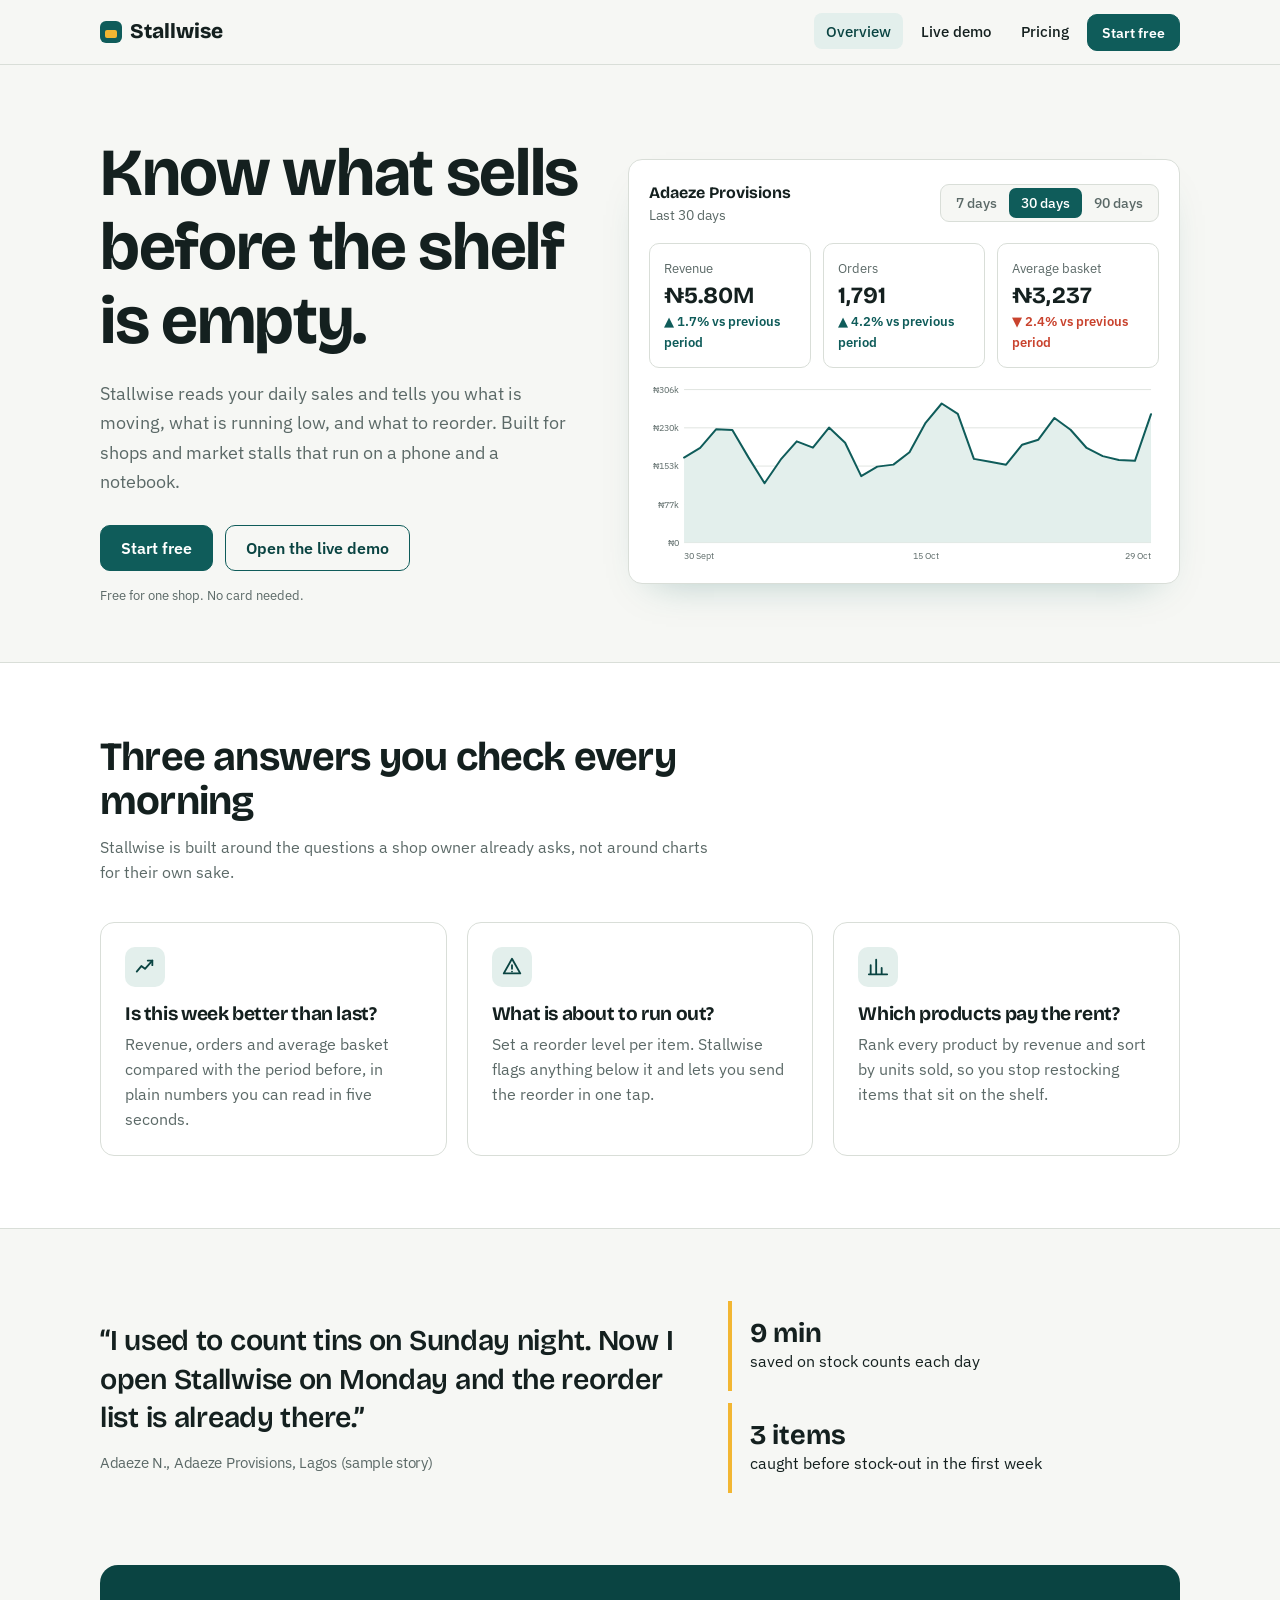
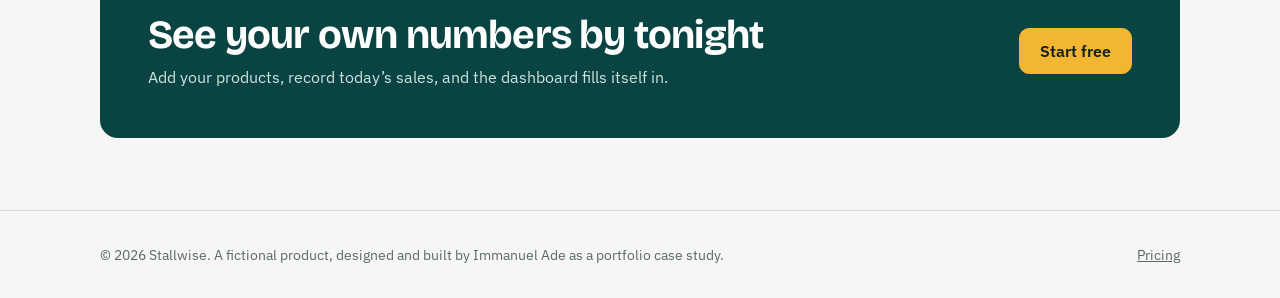
<file: stallwise/index.html>
<!doctype html>
<html lang="en">
<head>
<meta charset="utf-8">
<meta name="viewport" content="width=device-width,initial-scale=1">
<title>Stallwise | Know what sells in your shop</title>
<meta name="description" content="Stallwise turns your daily sales into clear numbers: what sold, what is running out, and what to reorder.">
<link rel="preconnect" href="https://fonts.googleapis.com"><link rel="preconnect" href="https://fonts.gstatic.com" crossorigin>
<link href="https://fonts.googleapis.com/css2?family=Bricolage+Grotesque:opsz,wght@12..96,500;12..96,700;12..96,800&family=IBM+Plex+Sans:wght@400;500;600&display=swap" rel="stylesheet">
<link rel="stylesheet" href="styles.css">
</head>
<body>
<a class="skip" href="#main">Skip to content</a>
<header class="nav"><div class="wrap">
  <a class="logo" href="index.html"><i></i>Stallwise</a>
  <nav aria-label="Main"><ul>
    <li><a class="link" href="index.html" aria-current="page">Overview</a></li>
    <li><a class="link" href="dashboard.html">Live demo</a></li>
    <li><a class="link" href="pricing.html">Pricing</a></li>
    <li class="hide-s"><a class="btn sm" href="pricing.html#start">Start free</a></li>
  </ul></nav>
</div></header>

<main id="main">
<section class="hero"><div class="wrap grid">
  <div>
    <h1>Know what sells before the shelf is empty.</h1>
    <p class="lead">Stallwise reads your daily sales and tells you what is moving, what is running low, and what to reorder. Built for shops and market stalls that run on a phone and a notebook.</p>
    <div class="actions">
      <a class="btn" href="pricing.html#start">Start free</a>
      <a class="btn ghost" href="dashboard.html">Open the live demo</a>
    </div>
    <small>Free for one shop. No card needed.</small>
  </div>
  <div class="panel demo" aria-label="Interactive sales preview">
    <div class="demo-head">
      <div><b style="font-family:var(--font-d)">Adaeze Provisions</b><div style="color:var(--muted);font-size:.85rem" data-rangelabel>Last 30 days</div></div>
      <div class="seg" data-range role="group" aria-label="Date range">
        <button type="button" data-n="7" aria-pressed="false">7 days</button>
        <button type="button" data-n="30" aria-pressed="true">30 days</button>
        <button type="button" data-n="90" aria-pressed="false">90 days</button>
      </div>
    </div>
    <div class="kpis">
      <div class="kpi" data-kpi="rev"><span>Revenue</span><b class="v"></b><div class="d"></div></div>
      <div class="kpi" data-kpi="ord"><span>Orders</span><b class="v"></b><div class="d"></div></div>
      <div class="kpi" data-kpi="aov"><span>Average basket</span><b class="v"></b><div class="d"></div></div>
    </div>
    <div class="chartbox" data-chart></div>
  </div>
</div></section>

<section class="block alt" aria-labelledby="f-h"><div class="wrap">
  <div class="sec-head"><h2 id="f-h">Three answers you check every morning</h2><p>Stallwise is built around the questions a shop owner already asks, not around charts for their own sake.</p></div>
  <div class="cols3">
    <article class="panel feat"><div class="ico"><svg viewBox="0 0 24 24"><path d="M3 17l5-6 4 3 8-9"/><path d="M15 5h5v5"/></svg></div><h3>Is this week better than last?</h3><p>Revenue, orders and average basket compared with the period before, in plain numbers you can read in five seconds.</p></article>
    <article class="panel feat"><div class="ico"><svg viewBox="0 0 24 24"><path d="M12 3l9 16H3z"/><path d="M12 10v4M12 17v.01"/></svg></div><h3>What is about to run out?</h3><p>Set a reorder level per item. Stallwise flags anything below it and lets you send the reorder in one tap.</p></article>
    <article class="panel feat"><div class="ico"><svg viewBox="0 0 24 24"><path d="M4 20V10M10 20V4M16 20v-7M22 20H2"/></svg></div><h3>Which products pay the rent?</h3><p>Rank every product by revenue and sort by units sold, so you stop restocking items that sit on the shelf.</p></article>
  </div>
</div></section>

<section class="block" aria-labelledby="q-h"><div class="wrap quote">
  <div>
    <h2 id="q-h" class="sr" style="position:absolute;left:-999px">What shop owners say</h2>
    <blockquote>&ldquo;I used to count tins on Sunday night. Now I open Stallwise on Monday and the reorder list is already there.&rdquo;<cite>Adaeze N., Adaeze Provisions, Lagos (sample story)</cite></blockquote>
  </div>
  <div class="stats">
    <div><b>9 min</b>saved on stock counts each day</div>
    <div><b>3 items</b>caught before stock-out in the first week</div>
  </div>
</div></section>

<section class="block" style="padding-top:0"><div class="wrap">
  <div class="cta-band">
    <div><h2>See your own numbers by tonight</h2><p>Add your products, record today&rsquo;s sales, and the dashboard fills itself in.</p></div>
    <a class="btn gold" href="pricing.html#start">Start free</a>
  </div>
</div></section>
</main>

<footer><div class="wrap"><span>&copy; 2026 Stallwise. A fictional product, designed and built by Immanuel Ade as a portfolio case study.</span><a href="pricing.html">Pricing</a></div></footer>
<script src="app.js"></script>
</body>
</html>
</file>
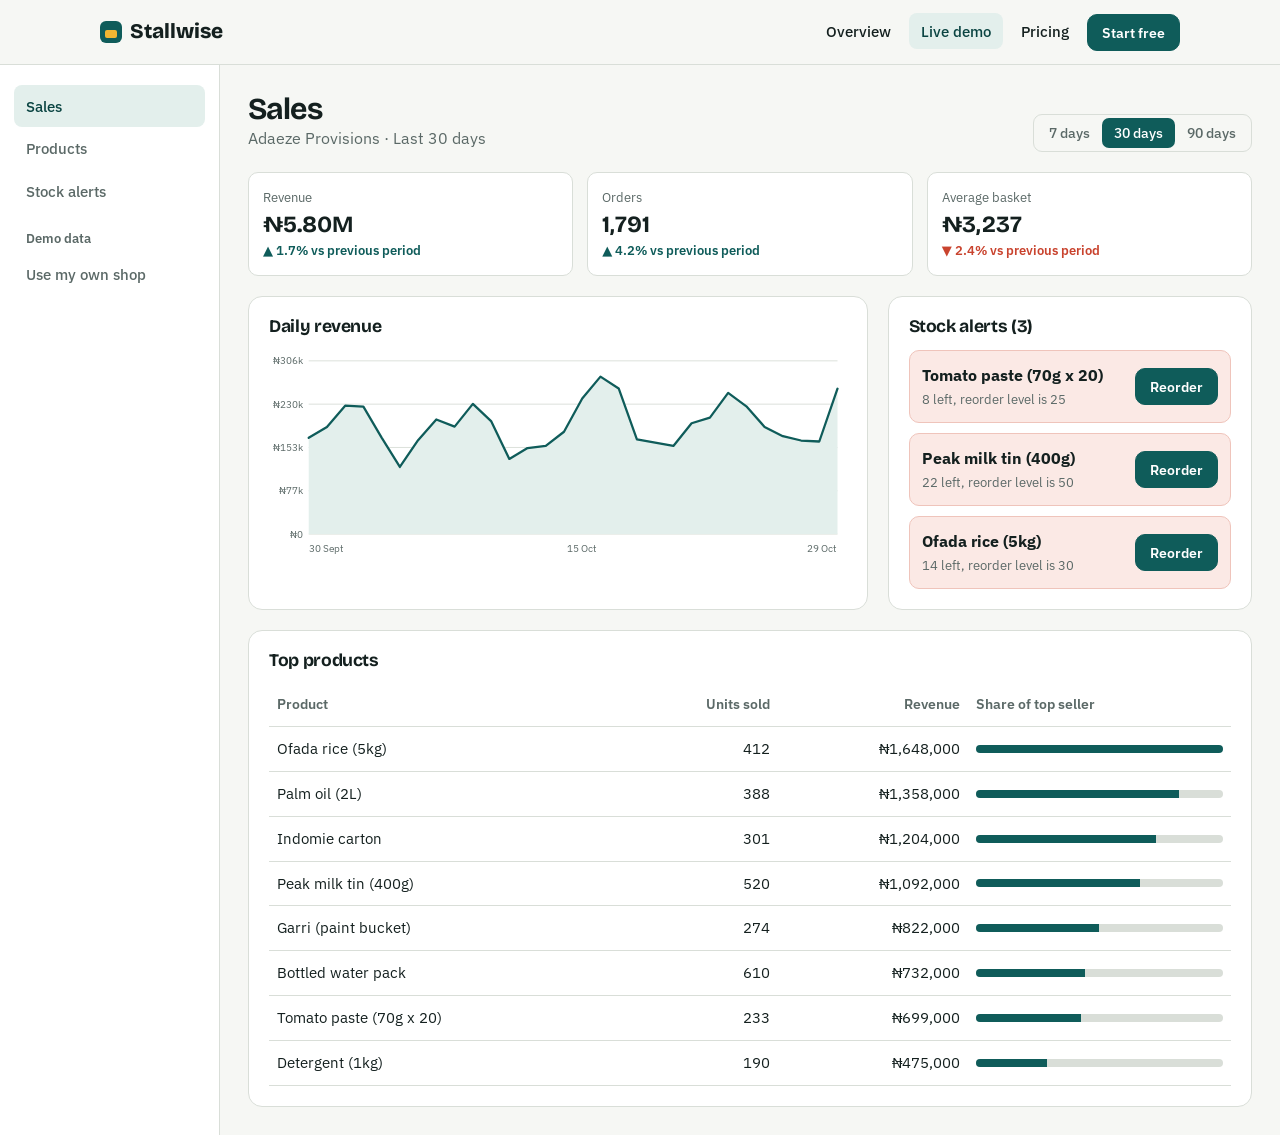
<file: stallwise/dashboard.html>
<!doctype html>
<html lang="en">
<head>
<meta charset="utf-8">
<meta name="viewport" content="width=device-width,initial-scale=1">
<title>Dashboard | Stallwise</title>
<link rel="preconnect" href="https://fonts.googleapis.com"><link rel="preconnect" href="https://fonts.gstatic.com" crossorigin>
<link href="https://fonts.googleapis.com/css2?family=Bricolage+Grotesque:opsz,wght@12..96,500;12..96,700;12..96,800&family=IBM+Plex+Sans:wght@400;500;600&display=swap" rel="stylesheet">
<link rel="stylesheet" href="styles.css">
</head>
<body>
<a class="skip" href="#main">Skip to content</a>
<header class="nav"><div class="wrap">
  <a class="logo" href="index.html"><i></i>Stallwise</a>
  <nav aria-label="Main"><ul>
    <li><a class="link" href="index.html">Overview</a></li>
    <li><a class="link" href="dashboard.html" aria-current="page">Live demo</a></li>
    <li><a class="link" href="pricing.html">Pricing</a></li>
    <li class="hide-s"><a class="btn sm" href="pricing.html#start">Start free</a></li>
  </ul></nav>
</div></header>

<div class="app">
  <nav class="side" aria-label="Dashboard">
    <a href="dashboard.html" aria-current="true">Sales</a>
    <a href="#products-card">Products</a>
    <a href="#stock-card">Stock alerts</a>
    <h4>Demo data</h4>
    <a href="pricing.html#start">Use my own shop</a>
  </nav>

  <main id="main" class="main">
    <div class="main-head">
      <div><h1>Sales</h1><div style="color:var(--muted)">Adaeze Provisions &middot; <span data-rangelabel>Last 30 days</span></div></div>
      <div class="seg" data-range role="group" aria-label="Date range">
        <button type="button" data-n="7" aria-pressed="false">7 days</button>
        <button type="button" data-n="30" aria-pressed="true">30 days</button>
        <button type="button" data-n="90" aria-pressed="false">90 days</button>
      </div>
    </div>

    <div class="kpis4" style="grid-template-columns:repeat(3,1fr)">
      <div class="kpi" data-kpi="rev"><span>Revenue</span><b class="v"></b><div class="d"></div></div>
      <div class="kpi" data-kpi="ord"><span>Orders</span><b class="v"></b><div class="d"></div></div>
      <div class="kpi" data-kpi="aov"><span>Average basket</span><b class="v"></b><div class="d"></div></div>
    </div>

    <div class="two">
      <section class="panel card" aria-labelledby="rev-h">
        <h2 id="rev-h">Daily revenue</h2>
        <div class="chartbox" data-chart></div>
      </section>
      <section class="panel card" id="stock-card" aria-labelledby="stock-h">
        <h2 id="stock-h">Stock alerts (<span id="alert-count">0</span>)</h2>
        <ul class="alerts" id="alerts"></ul>
      </section>
    </div>

    <section class="panel card" id="products-card" aria-labelledby="prod-h">
      <h2 id="prod-h">Top products</h2>
      <div class="tbl-wrap">
        <table>
          <thead><tr id="products-head">
            <th scope="col" aria-sort="none"><button type="button" data-k="n">Product</button></th>
            <th scope="col" class="num" aria-sort="none"><button type="button" data-k="u">Units sold</button></th>
            <th scope="col" class="num" aria-sort="descending"><button type="button" data-k="r">Revenue</button></th>
            <th scope="col"><span style="font-size:.85rem;font-weight:600;color:var(--muted)">Share of top seller</span></th>
          </tr></thead>
          <tbody id="products-body"></tbody>
        </table>
      </div>
    </section>
  </main>
</div>
<script src="app.js"></script>
</body>
</html>
</file>
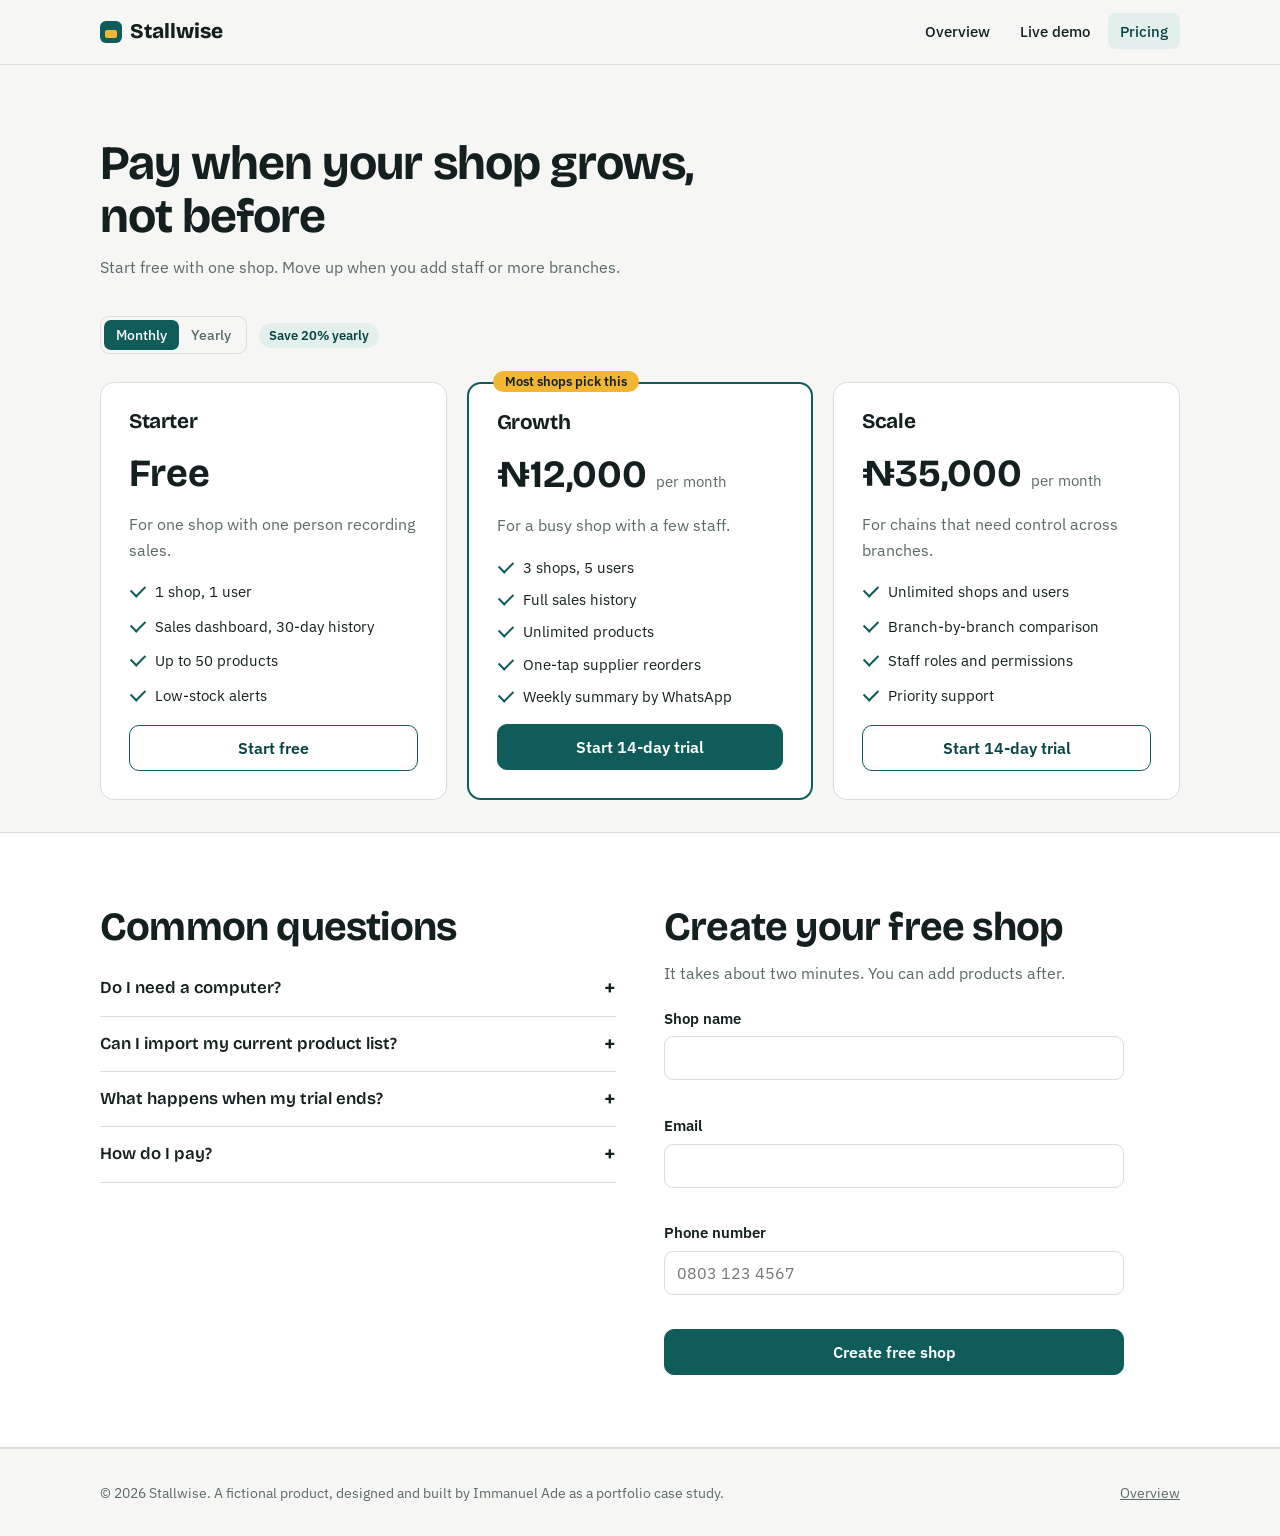
<file: stallwise/pricing.html>
<!doctype html>
<html lang="en">
<head>
<meta charset="utf-8">
<meta name="viewport" content="width=device-width,initial-scale=1">
<title>Pricing and sign up | Stallwise</title>
<link rel="preconnect" href="https://fonts.googleapis.com"><link rel="preconnect" href="https://fonts.gstatic.com" crossorigin>
<link href="https://fonts.googleapis.com/css2?family=Bricolage+Grotesque:opsz,wght@12..96,500;12..96,700;12..96,800&family=IBM+Plex+Sans:wght@400;500;600&display=swap" rel="stylesheet">
<link rel="stylesheet" href="styles.css">
</head>
<body>
<a class="skip" href="#main">Skip to content</a>
<header class="nav"><div class="wrap">
  <a class="logo" href="index.html"><i></i>Stallwise</a>
  <nav aria-label="Main"><ul>
    <li><a class="link" href="index.html">Overview</a></li>
    <li><a class="link" href="dashboard.html">Live demo</a></li>
    <li><a class="link" href="pricing.html" aria-current="page">Pricing</a></li>
  </ul></nav>
</div></header>

<main id="main">
<section class="block" style="padding-bottom:32px"><div class="wrap">
  <div class="sec-head"><h1 style="font-size:clamp(2rem,4vw,3rem)">Pay when your shop grows, not before</h1><p>Start free with one shop. Move up when you add staff or more branches.</p></div>
  <div class="billing">
    <div class="seg" data-billing role="group" aria-label="Billing period">
      <button type="button" data-mode="monthly" aria-pressed="true">Monthly</button>
      <button type="button" data-mode="annual" aria-pressed="false">Yearly</button>
    </div>
    <span class="save">Save 20% yearly</span>
  </div>
  <div class="plans">
    <article class="panel plan">
      <h2 style="font-size:1.3rem">Starter</h2>
      <div class="price"><span data-plan="starter">Free</span></div>
      <p style="color:var(--muted)">For one shop with one person recording sales.</p>
      <ul><li>1 shop, 1 user</li><li>Sales dashboard, 30-day history</li><li>Up to 50 products</li><li>Low-stock alerts</li></ul>
      <a class="btn ghost" href="#start">Start free</a>
    </article>
    <article class="panel plan best">
      <span class="tag">Most shops pick this</span>
      <h2 style="font-size:1.3rem">Growth</h2>
      <div class="price"><span data-plan="growth">&#8358;12,000</span> <small data-per data-plan="growth" data-billnote>per month</small></div>
      <p style="color:var(--muted)">For a busy shop with a few staff.</p>
      <ul><li>3 shops, 5 users</li><li>Full sales history</li><li>Unlimited products</li><li>One-tap supplier reorders</li><li>Weekly summary by WhatsApp</li></ul>
      <a class="btn" href="#start">Start 14-day trial</a>
    </article>
    <article class="panel plan">
      <h2 style="font-size:1.3rem">Scale</h2>
      <div class="price"><span data-plan="scale">&#8358;35,000</span> <small data-per data-plan="scale" data-billnote>per month</small></div>
      <p style="color:var(--muted)">For chains that need control across branches.</p>
      <ul><li>Unlimited shops and users</li><li>Branch-by-branch comparison</li><li>Staff roles and permissions</li><li>Priority support</li></ul>
      <a class="btn ghost" href="#start">Start 14-day trial</a>
    </article>
  </div>
</div></section>

<section class="block alt"><div class="wrap two-col">
  <div>
    <div class="sec-head" style="margin-bottom:12px"><h2>Common questions</h2></div>
    <details><summary>Do I need a computer?</summary><p>No. Stallwise works in your phone browser, so you can record a sale or check stock from the shop counter.</p></details>
    <details><summary>Can I import my current product list?</summary><p>Yes. Upload a spreadsheet or CSV with product name, price and stock, and Stallwise builds your catalogue in a few minutes.</p></details>
    <details><summary>What happens when my trial ends?</summary><p>You move to Starter automatically. Nothing is deleted, and you only pay if you choose a paid plan.</p></details>
    <details><summary>How do I pay?</summary><p>By card or bank transfer in naira. Yearly plans are invoiced once.</p></details>
  </div>
  <div id="start" style="scroll-margin-top:90px">
    <div class="sec-head" style="margin-bottom:20px"><h2>Create your free shop</h2><p>It takes about two minutes. You can add products after.</p></div>
    <form class="form" id="signup" novalidate>
      <label for="shop">Shop name<input id="shop" name="shop" autocomplete="organization" aria-describedby="shop-err"><span class="err" id="shop-err"></span></label>
      <label for="email">Email<input id="email" name="email" type="email" autocomplete="email" aria-describedby="email-err"><span class="err" id="email-err"></span></label>
      <label for="phone">Phone number<input id="phone" name="phone" type="tel" autocomplete="tel" placeholder="0803 123 4567" aria-describedby="phone-err"><span class="err" id="phone-err"></span></label>
      <button class="btn" type="submit">Create free shop</button>
    </form>
    <div class="success" id="signup-ok" tabindex="-1" hidden>
      <p><b>Welcome, <span id="ok-name"></span>.</b> Your free shop is ready.</p>
      <p style="margin-top:8px">This is a portfolio demo, so nothing was sent. <a href="dashboard.html">Open the demo dashboard</a> to see what you would get.</p>
    </div>
  </div>
</div></section>
</main>

<footer><div class="wrap"><span>&copy; 2026 Stallwise. A fictional product, designed and built by Immanuel Ade as a portfolio case study.</span><a href="index.html">Overview</a></div></footer>
<script src="app.js"></script>
</body>
</html>
</file>
<file: stallwise/styles.css>
:root{
  --paper:#F6F7F4; --panel:#FFFFFF; --ink:#14201F; --muted:#5B6967; --line:#D9DED8;
  --teal:#0F5C5A; --teal-d:#0A4442; --teal-t:#E3EFEC; --gold:#F2B632; --coral:#C9432E; --coral-t:#FBE9E5;
  --r:10px; --font-d:"Bricolage Grotesque",system-ui,sans-serif; --font-b:"IBM Plex Sans",system-ui,sans-serif;
}
*{box-sizing:border-box}
html{scroll-behavior:smooth}
body{margin:0;background:var(--paper);color:var(--ink);font:400 16px/1.6 var(--font-b);-webkit-font-smoothing:antialiased}
h1,h2,h3{font-family:var(--font-d);line-height:1.1;margin:0;letter-spacing:-.02em;font-weight:700}
h1{font-size:clamp(2.4rem,5.5vw,4.2rem)} h2{font-size:clamp(1.7rem,3.2vw,2.5rem)} h3{font-size:1.2rem}
p{margin:0}
a{color:inherit}
:focus-visible{outline:3px solid var(--gold);outline-offset:2px;border-radius:4px}
.wrap{max-width:1120px;margin:0 auto;padding:0 20px}
.skip{position:absolute;left:-999px;top:8px;background:var(--ink);color:#fff;padding:8px 14px;z-index:99}
.skip:focus{left:8px}

/* nav */
.nav{border-bottom:1px solid var(--line);background:var(--paper);position:sticky;top:0;z-index:20}
.nav .wrap{display:flex;align-items:center;justify-content:space-between;height:64px;gap:16px}
.logo{font-family:var(--font-d);font-weight:800;font-size:1.3rem;text-decoration:none;display:flex;align-items:center;gap:8px}
.logo i{width:22px;height:22px;background:var(--teal);border-radius:6px;position:relative;display:inline-block}
.logo i::after{content:"";position:absolute;left:5px;right:5px;bottom:5px;height:8px;background:var(--gold);border-radius:2px}
.nav ul{display:flex;gap:6px;list-style:none;margin:0;padding:0;align-items:center}
.nav a.link{padding:8px 12px;text-decoration:none;border-radius:8px;font-weight:500;font-size:.95rem}
.nav a.link:hover{background:var(--teal-t)}
.nav a[aria-current=page]{background:var(--teal-t);color:var(--teal-d)}

/* buttons */
.btn{display:inline-flex;align-items:center;justify-content:center;gap:8px;padding:12px 20px;border-radius:var(--r);font:600 .98rem var(--font-b);border:1.5px solid var(--teal);background:var(--teal);color:#fff;text-decoration:none;cursor:pointer;transition:background .15s}
.btn:hover{background:var(--teal-d)}
.btn.ghost{background:transparent;color:var(--teal-d)}
.btn.ghost:hover{background:var(--teal-t)}
.btn.sm{padding:8px 14px;font-size:.9rem}
.btn.gold{background:var(--gold);border-color:var(--gold);color:var(--ink)}
.btn.gold:hover{background:#e0a41c}

/* hero */
.hero{padding:72px 0 56px}
.hero .grid{display:grid;grid-template-columns:1fr 1.15fr;gap:48px;align-items:center}
.hero p.lead{font-size:1.15rem;color:var(--muted);margin:20px 0 28px;max-width:46ch}
.hero .actions{display:flex;gap:12px;flex-wrap:wrap}
.hero small{display:block;margin-top:14px;color:var(--muted)}

/* panels & demo */
.panel{background:var(--panel);border:1px solid var(--line);border-radius:14px}
.demo{padding:20px;box-shadow:0 18px 40px -24px rgba(15,92,90,.35)}
.seg{display:inline-flex;background:var(--paper);border:1px solid var(--line);border-radius:9px;padding:3px}
.seg button{border:0;background:transparent;padding:6px 12px;border-radius:7px;font:500 .88rem var(--font-b);cursor:pointer;color:var(--muted)}
.seg button[aria-pressed=true]{background:var(--teal);color:#fff}
.demo-head{display:flex;justify-content:space-between;align-items:center;gap:12px;flex-wrap:wrap;margin-bottom:16px}
.kpis{display:grid;grid-template-columns:repeat(3,1fr);gap:12px;margin-bottom:12px}
.kpi{padding:14px;border:1px solid var(--line);border-radius:10px;background:var(--panel)}
.kpi span{display:block;font-size:.82rem;color:var(--muted)}
.kpi b{display:block;font:700 1.45rem var(--font-d);margin:2px 0}
.delta{font-size:.82rem;font-weight:600}
.delta.up{color:var(--teal)} .delta.down{color:var(--coral)}
.chart{width:100%;height:auto;display:block}
.chart .grid-l{stroke:var(--line);stroke-width:1}
.chart .ax{fill:var(--muted);font:11px var(--font-b)}
.chart .line{fill:none;stroke:var(--teal);stroke-width:2.5;stroke-linejoin:round;stroke-linecap:round}
.chart .area{fill:var(--teal-t)}
.chart .dot{fill:var(--gold);stroke:var(--ink);stroke-width:1.5}
.tip{position:absolute;pointer-events:none;background:var(--ink);color:#fff;font-size:.8rem;padding:5px 9px;border-radius:6px;white-space:nowrap;transform:translate(-50%,-130%);opacity:0}
.chartbox{position:relative}

/* sections */
section.block{padding:72px 0}
.block.alt{background:var(--panel);border-block:1px solid var(--line)}
.sec-head{max-width:620px;margin-bottom:36px}
.sec-head p{color:var(--muted);margin-top:12px}
.cols3{display:grid;grid-template-columns:repeat(3,1fr);gap:20px}
.feat{padding:24px}
.feat h3{margin-bottom:8px}
.feat p{color:var(--muted);font-size:.97rem}
.feat .ico{width:40px;height:40px;border-radius:10px;background:var(--teal-t);display:grid;place-items:center;margin-bottom:16px}
.feat .ico svg{width:22px;height:22px;stroke:var(--teal-d);fill:none;stroke-width:2;stroke-linecap:round;stroke-linejoin:round}
.quote{display:grid;grid-template-columns:1.3fr 1fr;gap:40px;align-items:center}
.quote blockquote{margin:0;font:600 clamp(1.3rem,2.4vw,1.8rem)/1.35 var(--font-d);letter-spacing:-.01em}
.quote cite{display:block;margin-top:14px;font:400 .95rem var(--font-b);color:var(--muted)}
.stats{display:grid;gap:12px}
.stats div{padding:16px 18px;border-left:4px solid var(--gold);background:var(--paper)}
.stats b{font:700 1.7rem var(--font-d);display:block}
.cta-band{background:var(--teal-d);color:#fff;border-radius:18px;padding:48px;display:flex;justify-content:space-between;align-items:center;gap:24px;flex-wrap:wrap}
.cta-band p{color:#cfe3e0;margin-top:8px}

/* footer */
footer{border-top:1px solid var(--line);padding:32px 0;color:var(--muted);font-size:.9rem}
footer .wrap{display:flex;justify-content:space-between;gap:16px;flex-wrap:wrap}

/* app (dashboard) */
.app{display:grid;grid-template-columns:220px 1fr;min-height:calc(100vh - 64px)}
.side{border-right:1px solid var(--line);padding:20px 14px;background:var(--panel)}
.side a{display:flex;align-items:center;gap:10px;padding:9px 12px;border-radius:8px;text-decoration:none;font-weight:500;font-size:.95rem;color:var(--muted)}
.side a[aria-current=true]{background:var(--teal-t);color:var(--teal-d)}
.side a:hover{background:var(--paper)}
.side h4{margin:18px 12px 6px;font:600 .8rem var(--font-b);color:var(--muted)}
.main{padding:28px;display:grid;gap:20px;align-content:start;min-width:0}
.main-head{display:flex;justify-content:space-between;align-items:flex-end;gap:12px;flex-wrap:wrap}
.main-head h1{font-size:1.9rem}
.kpis4{display:grid;grid-template-columns:repeat(4,1fr);gap:14px}
.two{display:grid;grid-template-columns:1.7fr 1fr;gap:20px}
.card{padding:20px}
.card h2{font-size:1.1rem;margin-bottom:14px}
table{width:100%;border-collapse:collapse;font-size:.93rem}
th,td{text-align:left;padding:10px 8px;border-bottom:1px solid var(--line)}
th{font-weight:600;color:var(--muted);font-size:.85rem}
th button{all:unset;cursor:pointer;font-weight:600;color:var(--muted);font-size:.85rem}
th button:hover{color:var(--ink)} th button:focus-visible{outline:3px solid var(--gold)}
td.num,th.num{text-align:right}
.tbl-wrap{overflow-x:auto}
.bar{height:8px;border-radius:4px;background:var(--line);overflow:hidden;min-width:70px}
.bar i{display:block;height:100%;background:var(--teal)}
.alerts{list-style:none;margin:0;padding:0;display:grid;gap:10px}
.alerts li{display:flex;justify-content:space-between;align-items:center;gap:10px;padding:12px;border:1px solid var(--line);border-radius:10px}
.alerts li.low{background:var(--coral-t);border-color:#efc4bb}
.alerts small{display:block;color:var(--muted)}
.empty{padding:18px;text-align:center;color:var(--muted);border:1px dashed var(--line);border-radius:10px}
.toast{position:fixed;bottom:20px;left:50%;transform:translate(-50%,20px);background:var(--ink);color:#fff;padding:12px 18px;border-radius:10px;opacity:0;transition:.25s;z-index:50;pointer-events:none}
.toast.show{opacity:1;transform:translate(-50%,0)}

/* pricing */
.plans{display:grid;grid-template-columns:repeat(3,1fr);gap:20px;align-items:stretch}
.plan{padding:28px;display:flex;flex-direction:column;gap:16px}
.plan.best{border:2px solid var(--teal);position:relative}
.plan.best .tag{position:absolute;top:-13px;left:24px;background:var(--gold);padding:2px 12px;border-radius:99px;font:600 .8rem var(--font-b)}
.price{font:700 2.4rem var(--font-d)}
.price small{font:400 .95rem var(--font-b);color:var(--muted)}
.plan ul{list-style:none;padding:0;margin:0;display:grid;gap:8px;flex:1}
.plan li{padding-left:26px;position:relative;font-size:.95rem}
.plan li::before{content:"";position:absolute;left:2px;top:6px;width:12px;height:7px;border-left:2.5px solid var(--teal);border-bottom:2.5px solid var(--teal);transform:rotate(-45deg)}
.billing{display:flex;align-items:center;gap:12px;margin-bottom:28px}
.billing span.save{background:var(--teal-t);color:var(--teal-d);font-size:.82rem;font-weight:600;padding:2px 10px;border-radius:99px}
details{border-bottom:1px solid var(--line);padding:16px 0}
summary{cursor:pointer;font:600 1.05rem var(--font-d);list-style:none;display:flex;justify-content:space-between;gap:12px}
summary::after{content:"+";font-size:1.4rem;line-height:1}
details[open] summary::after{content:"\2212"}
details p{margin-top:10px;color:var(--muted);max-width:62ch}
.form{display:grid;gap:14px;max-width:460px}
label{font-weight:600;font-size:.92rem;display:grid;gap:6px}
input,select{font:400 1rem var(--font-b);padding:11px 12px;border:1.5px solid var(--line);border-radius:9px;background:#fff;color:var(--ink)}
input:focus-visible,select:focus-visible{outline:3px solid var(--gold);border-color:var(--teal)}
input[aria-invalid=true]{border-color:var(--coral)}
.err{color:var(--coral);font-size:.86rem;min-height:1em;font-weight:500}
.success{padding:18px;border-radius:10px;background:var(--teal-t);color:var(--teal-d);font-weight:500}
.two-col{display:grid;grid-template-columns:1fr 1fr;gap:48px;align-items:start}

@media (max-width:900px){
  .hero .grid,.quote,.two,.two-col{grid-template-columns:1fr}
  .cols3,.plans{grid-template-columns:1fr}
  .kpis4{grid-template-columns:repeat(2,1fr)}
  .app{grid-template-columns:1fr}
  .side{border-right:0;border-bottom:1px solid var(--line);display:flex;gap:6px;overflow-x:auto;padding:10px}
  .side h4{display:none}
  .side a{white-space:nowrap}
  .main{padding:18px 14px}
  .cta-band{padding:32px 24px}
  .nav ul li.hide-s{display:none}
}
@media (max-width:520px){.kpis{grid-template-columns:1fr}}
@media (prefers-reduced-motion:reduce){*{transition:none!important;scroll-behavior:auto!important}}
</file>
